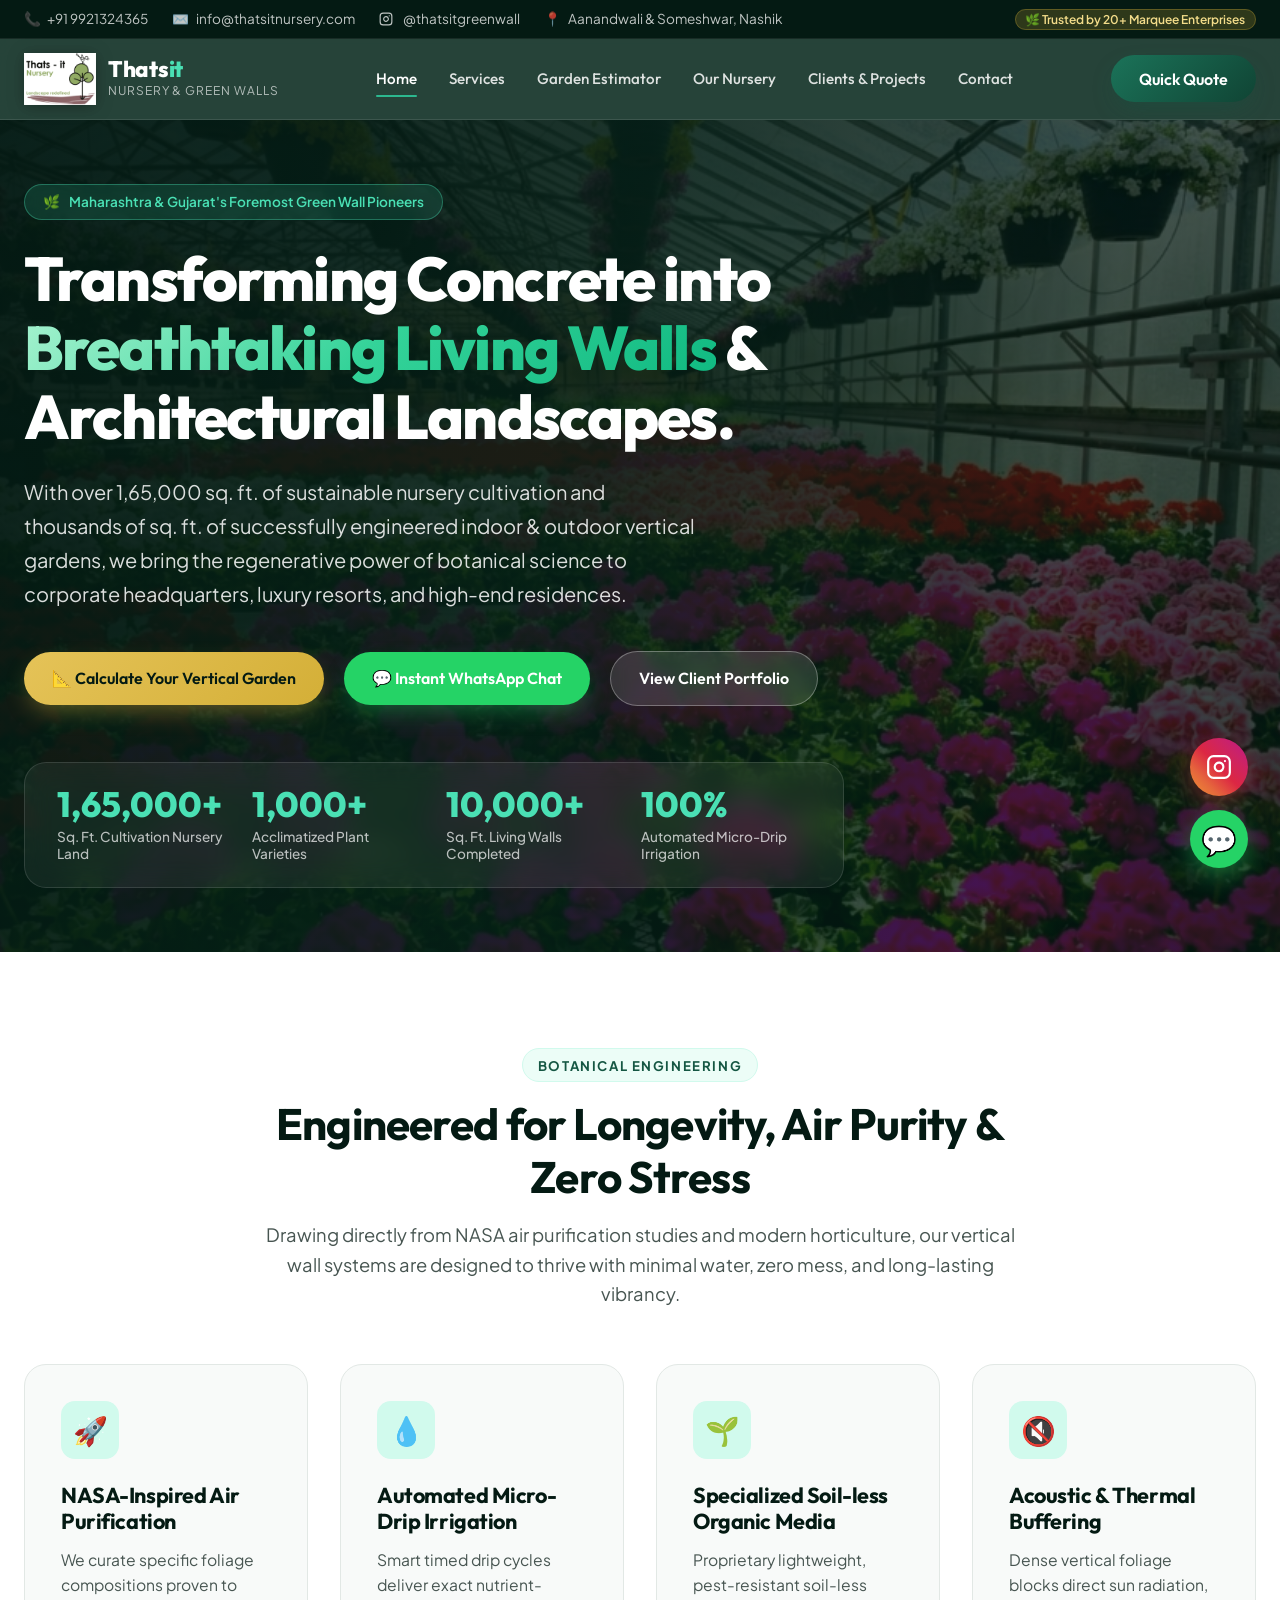
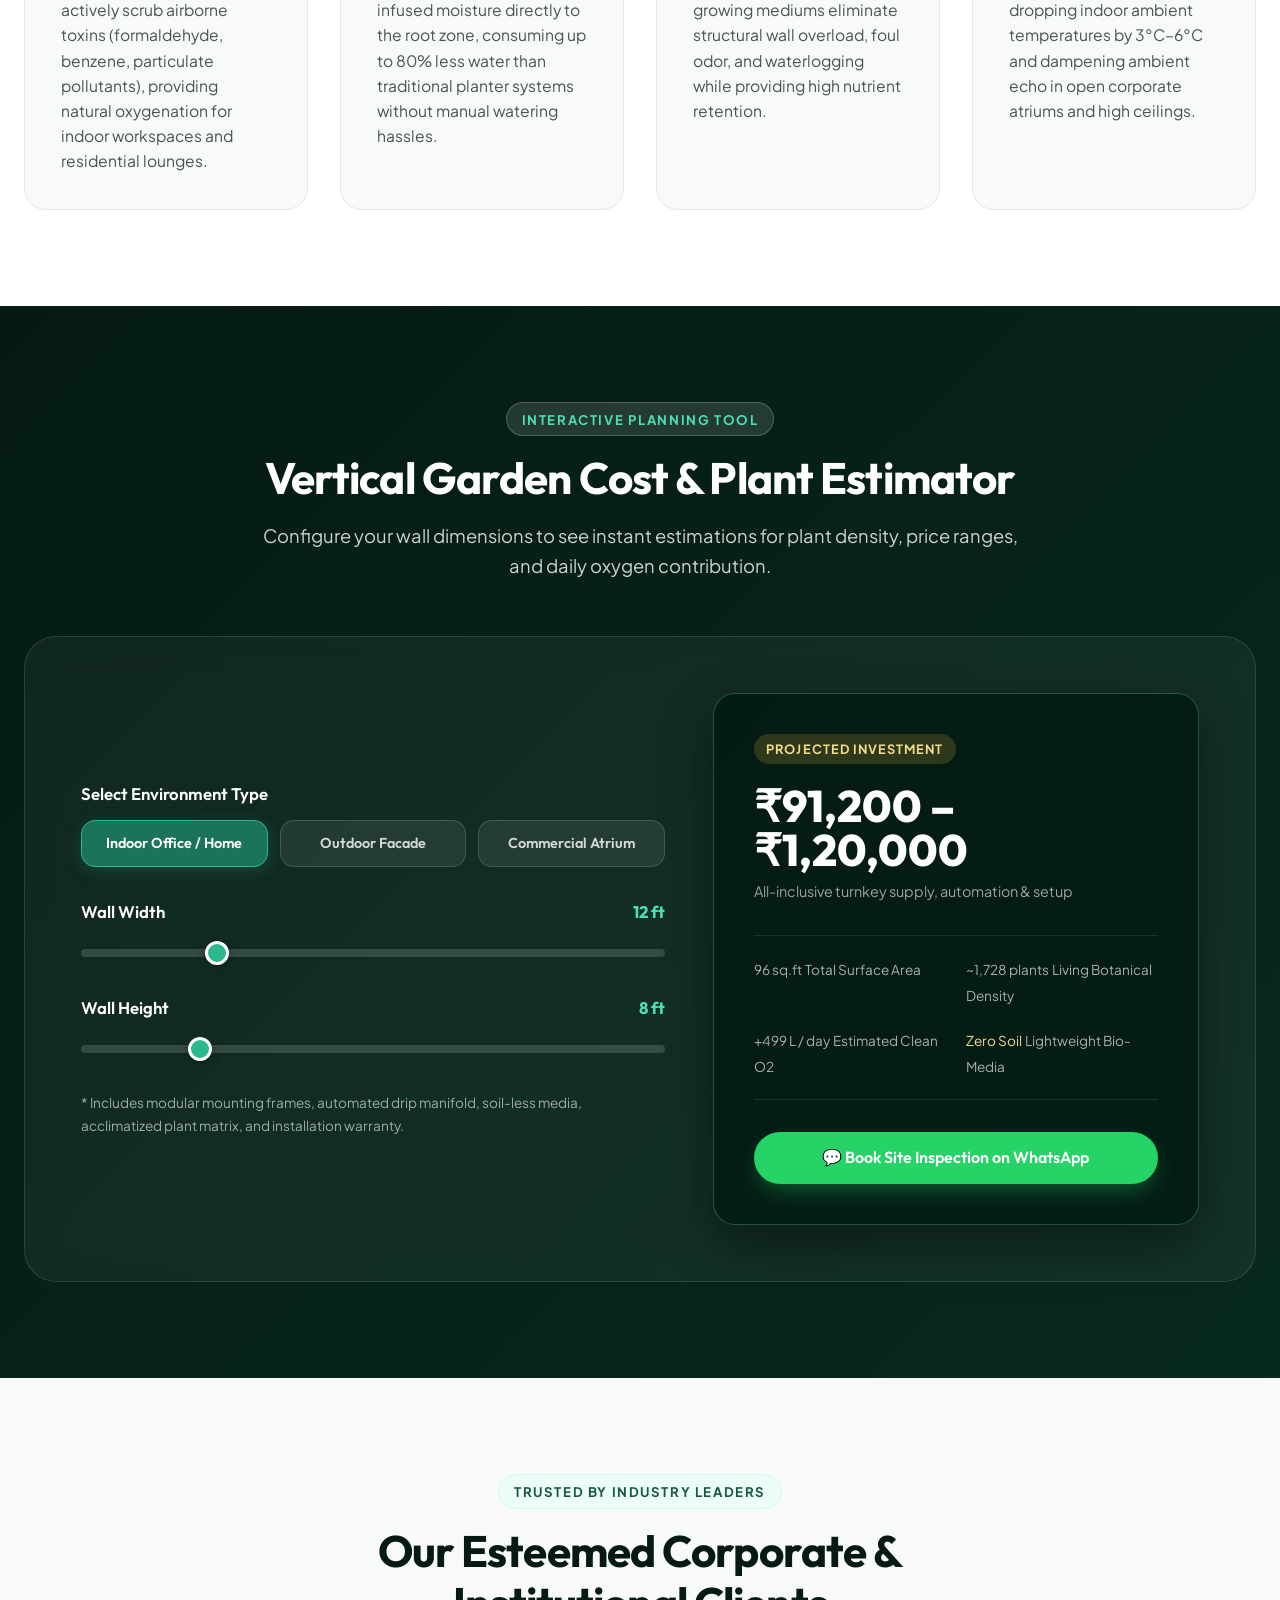
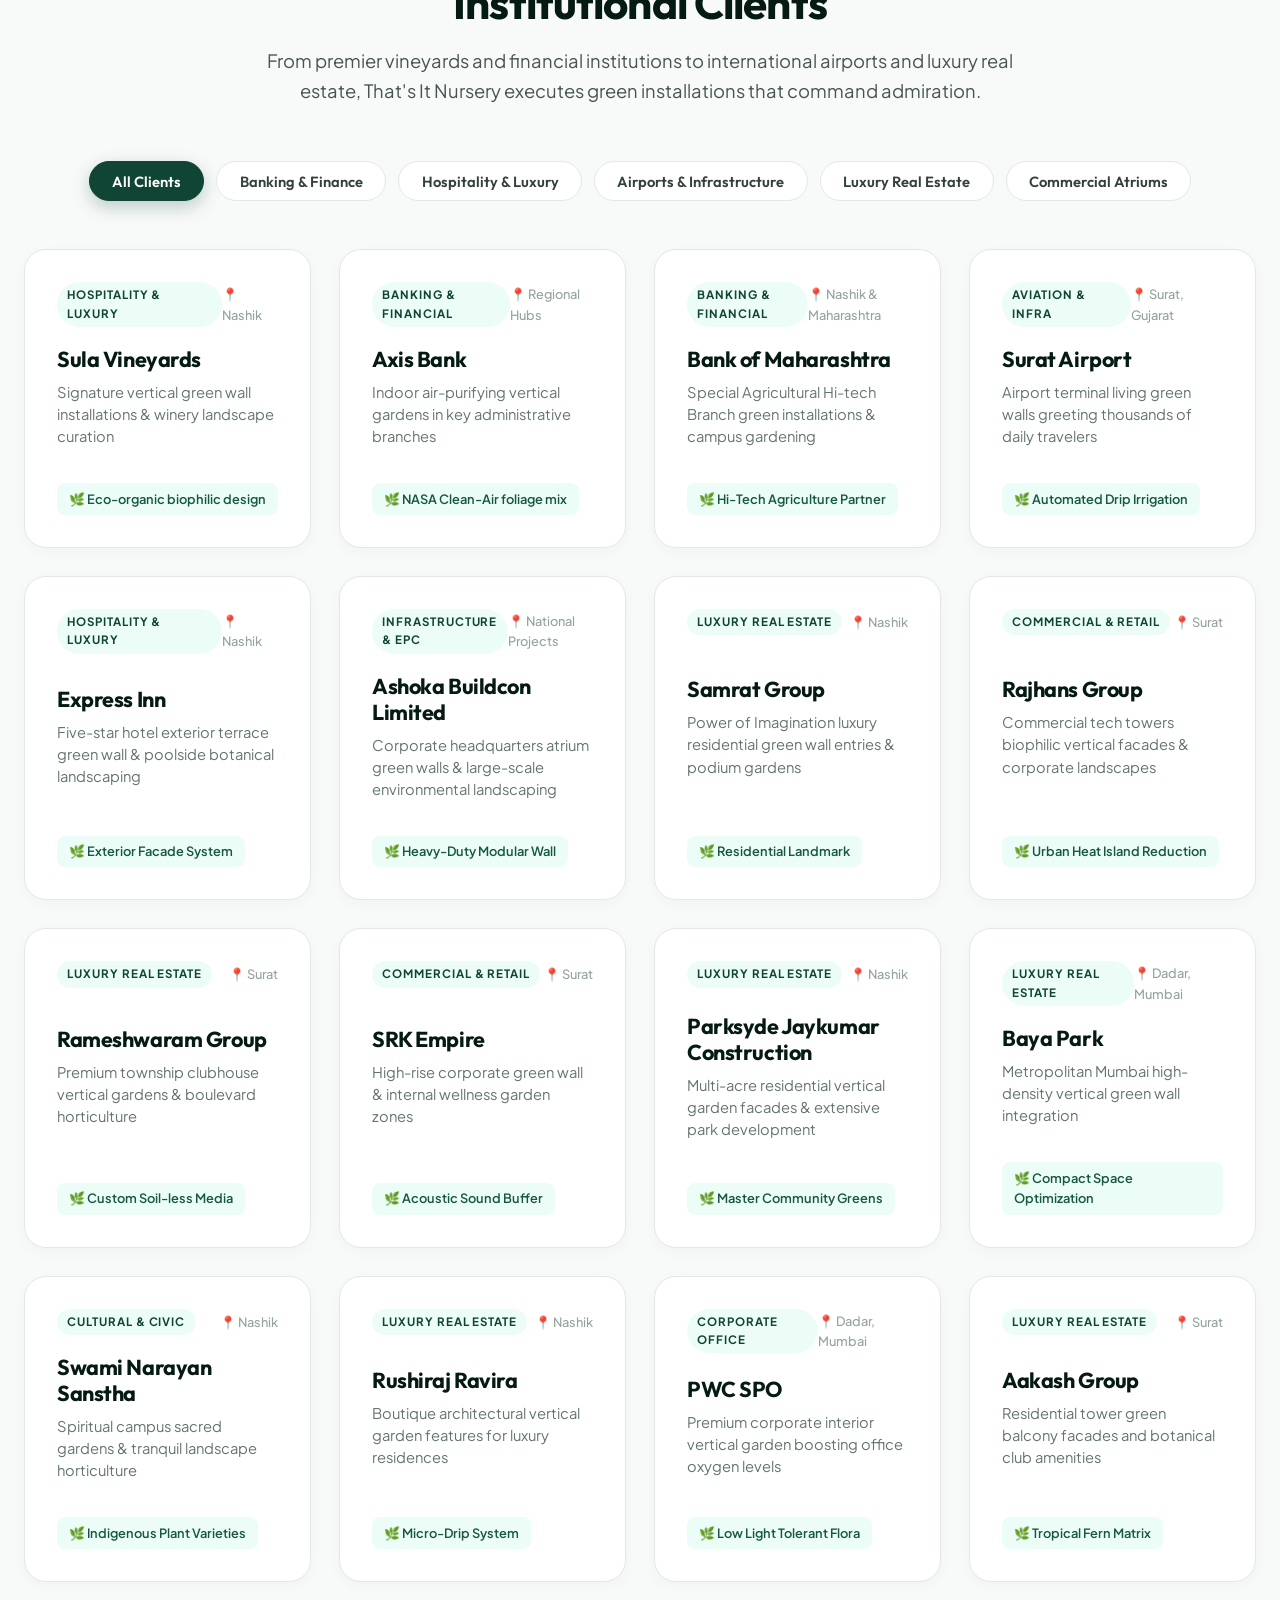
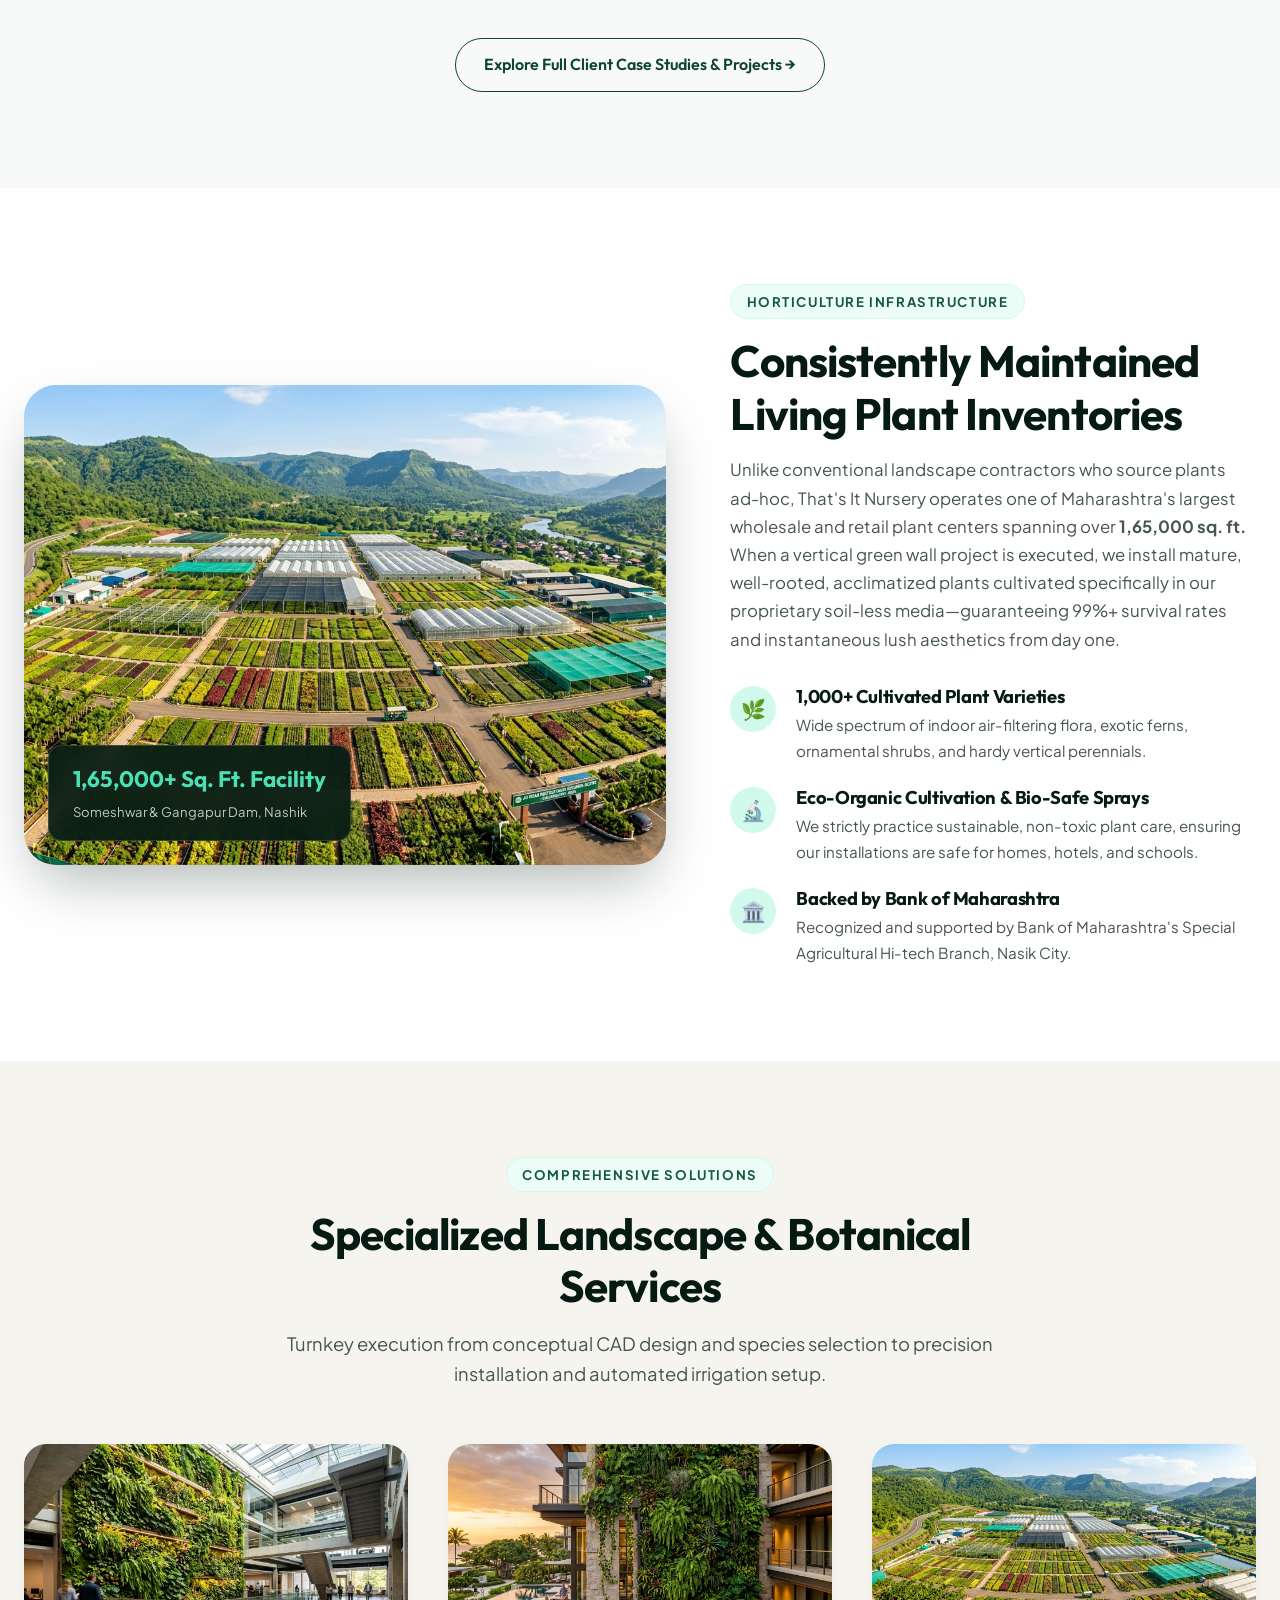
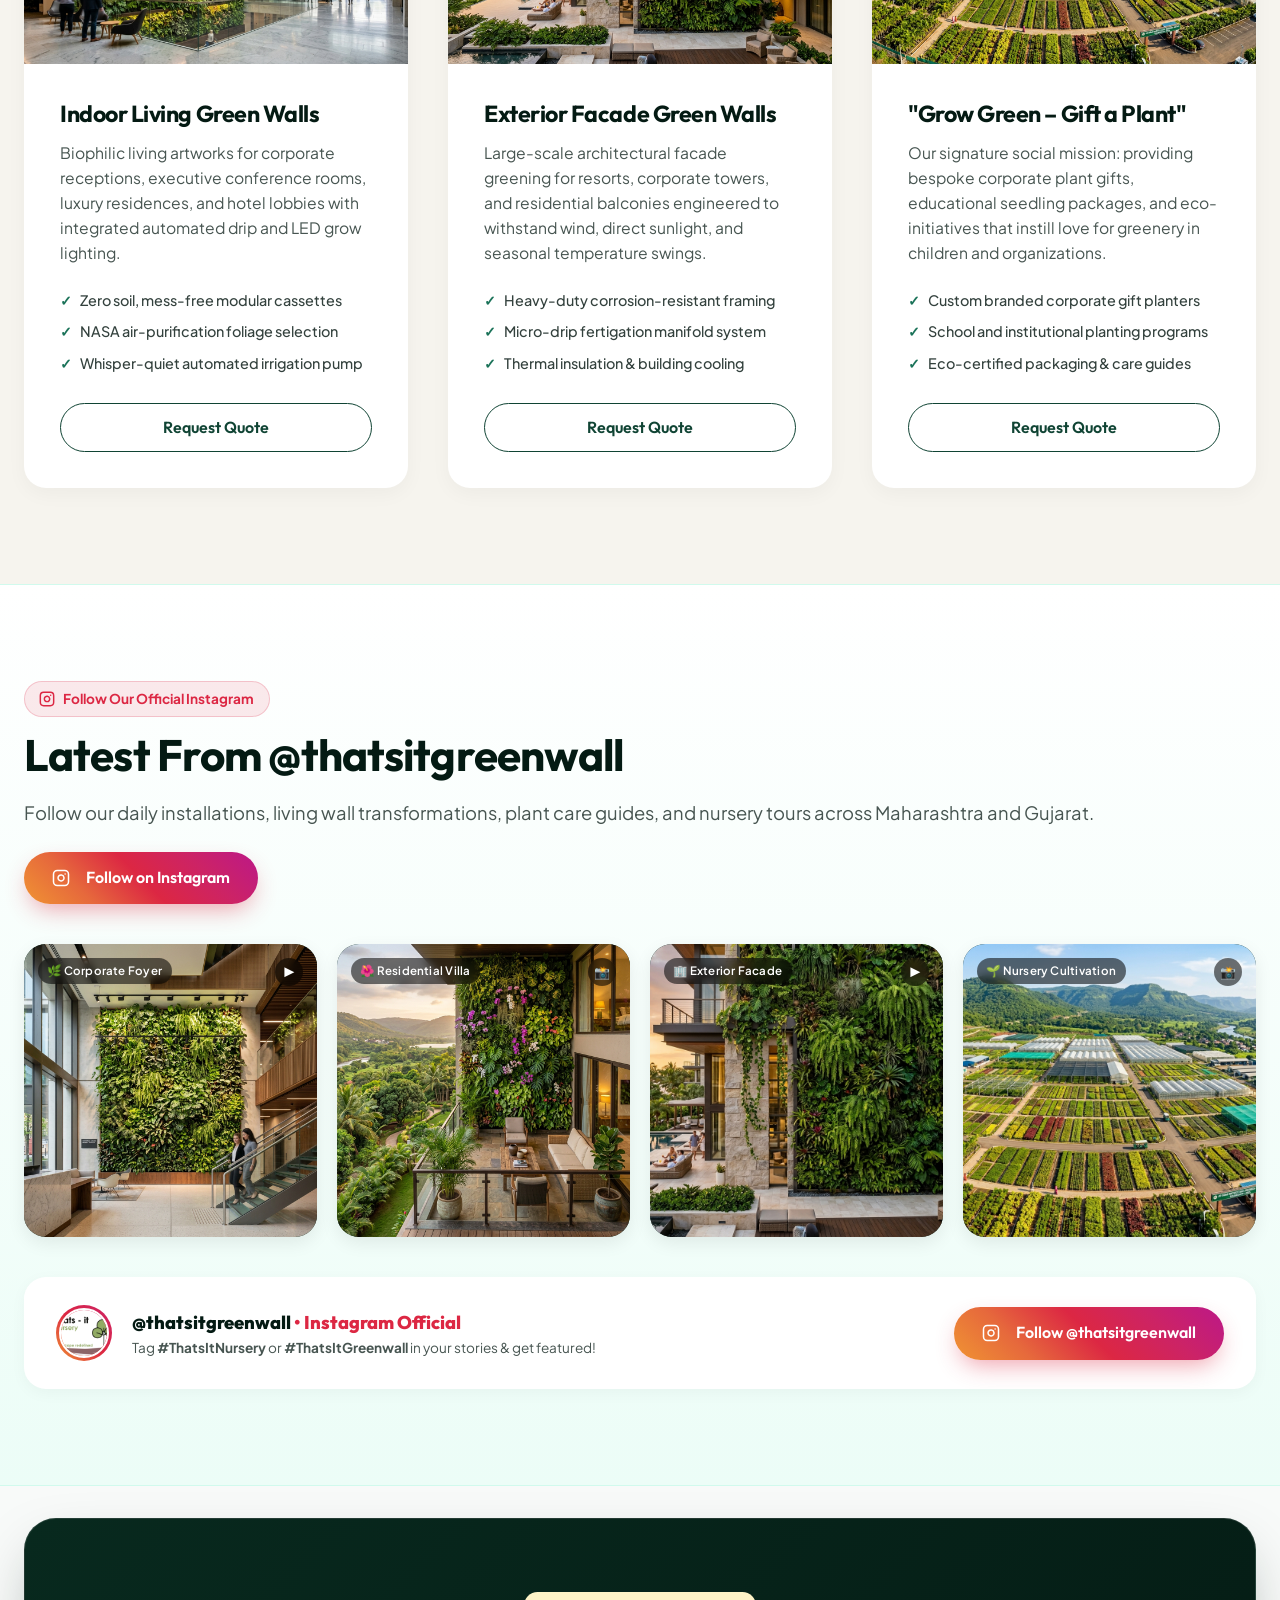
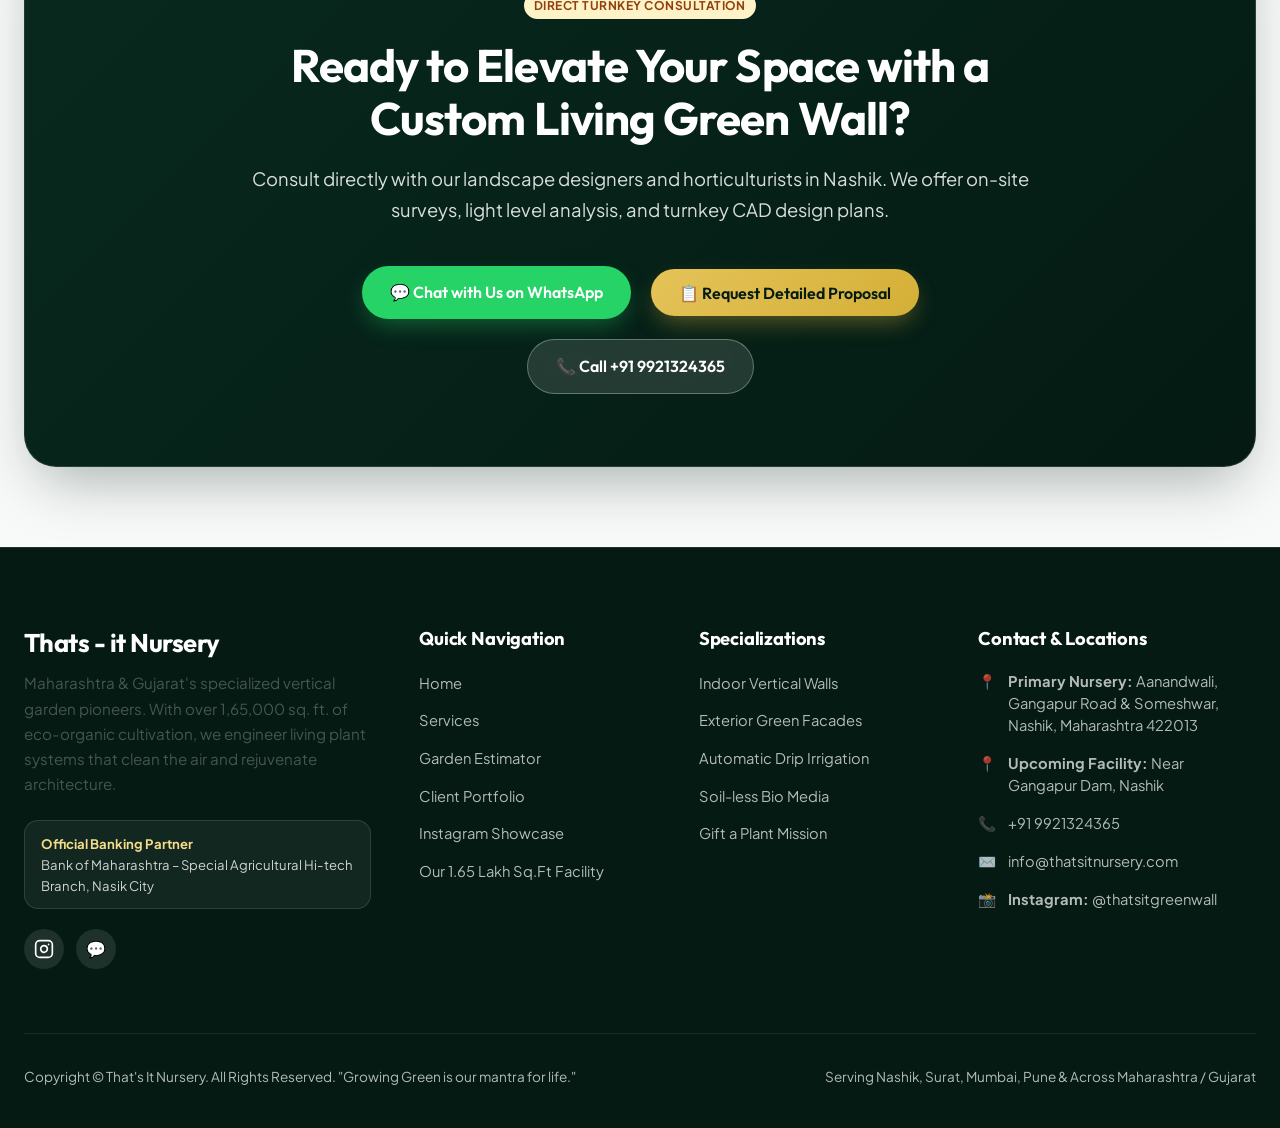
<file: index.html>
<!DOCTYPE html>
<html lang="en">
<head>
  <meta charset="UTF-8">
  <meta name="viewport" content="width=device-width, initial-scale=1.0">
  
  <!-- Primary SEO Meta Tags -->
  <title>That's It Nursery | Living Green Walls, Vertical Gardens & Landscape Architecture Nashik</title>
  <meta name="description" content="That's It Nursery is Maharashtra's premier 1,65,000+ sq. ft. botanical nursery and vertical garden specialist. Trusted by Sula Vineyards, Axis Bank, and Surat Airport for architectural green walls and sustainable landscaping.">
  <meta name="keywords" content="That's It Nursery, Vertical Garden Nashik, Green Wall Maharashtra, Landscape Architect Nashik, Living Wall Installation, Soil-less Media, Plant Nursery Someshwar">
  <meta name="robots" content="index, follow">
  <link rel="canonical" href="https://www.thatsitnursery.com/">

  <!-- Open Graph / Facebook / WhatsApp -->
  <meta property="og:type" content="website">
  <meta property="og:url" content="https://www.thatsitnursery.com/">
  <meta property="og:title" content="That's It Nursery | Living Green Walls & Landscape Architecture">
  <meta property="og:description" content="Pioneering automated vertical gardens and 1,65,000+ sq. ft. botanical horticulture across Maharashtra & Gujarat.">
  <meta property="og:image" content="assets/images/hero_greenhouse_flowers.jpg">

  <!-- Twitter -->
  <meta name="twitter:card" content="summary_large_image">
  <meta name="twitter:title" content="That's It Nursery | Living Green Walls & Landscape Architecture">
  <meta name="twitter:description" content="Pioneering automated vertical gardens and 1,65,000+ sq. ft. botanical horticulture across Maharashtra & Gujarat.">
  <meta name="twitter:image" content="assets/images/hero_greenhouse_flowers.jpg">

  <!-- Favicon -->
  <link rel="icon" type="image/png" href="assets/images/logo.png">

  <!-- Stylesheets -->
  <link rel="stylesheet" href="styles/main.css">
  <link rel="stylesheet" href="styles/components.css">
  <link rel="stylesheet" href="styles/animations.css">

  <!-- Schema.org JSON-LD Structured Data -->
  <script type="application/ld+json">
  {
    "@context": "https://schema.org",
    "@type": "HomeAndConstructionBusiness",
    "name": "That's It Nursery",
    "image": "https://www.thatsitnursery.com/assets/images/hero_greenhouse_flowers.jpg",
    "logo": "https://www.thatsitnursery.com/assets/images/logo.png",
    "@id": "https://www.thatsitnursery.com/#business",
    "url": "https://www.thatsitnursery.com",
    "telephone": "+919921324365",
    "email": "info@thatsitnursery.com",
    "address": {
      "@type": "PostalAddress",
      "streetAddress": "Aanandwali, Gangapur Road",
      "addressLocality": "Nashik",
      "addressRegion": "Maharashtra",
      "postalCode": "422013",
      "addressCountry": "IN"
    },
    "geo": {
      "@type": "GeoCoordinates",
      "latitude": 20.0112,
      "longitude": 73.7431
    },
    "openingHoursSpecification": [
      {
        "@type": "OpeningHoursSpecification",
        "dayOfWeek": ["Monday", "Tuesday", "Wednesday", "Thursday", "Friday", "Saturday", "Sunday"],
        "opens": "08:30",
        "closes": "19:00"
      }
    ],
    "priceRange": "₹₹",
    "serviceArea": {
      "@type": "AdministrativeArea",
      "name": "Maharashtra & Gujarat"
    }
  }
  </script>
</head>
<body>

  <!-- Top Contact Strip -->
  <div class="top-bar">
    <div class="container top-bar-inner">
      <div class="top-bar-links">
        <a href="tel:+919921324365" class="top-bar-item" id="top-phone-link">
          <span>📞</span> +91 9921324365
        </a>
        <a href="mailto:info@thatsitnursery.com" class="top-bar-item" id="top-email-link">
          <span>✉️</span> info@thatsitnursery.com
        </a>
        <a href="https://www.instagram.com/thatsitgreenwall" target="_blank" rel="noopener noreferrer" class="top-bar-item" id="top-instagram-link">
          <svg width="14" height="14" viewBox="0 0 24 24" fill="none" stroke="currentColor" stroke-width="2" stroke-linecap="round" stroke-linejoin="round" style="vertical-align: -2px; margin-right: 4px;"><rect width="20" height="20" x="2" y="2" rx="5" ry="5"/><path d="M16 11.37A4 4 0 1 1 12.63 8 4 4 0 0 1 16 11.37z"/><line x1="17.5" x2="17.51" y1="6.5" y2="6.5"/></svg>
          @thatsitgreenwall
        </a>
        <span class="top-bar-item">
          <span>📍</span> Aanandwali & Someshwar, Nashik
        </span>
      </div>
      <div>
        <span class="top-bar-badge">🌿 Trusted by 20+ Marquee Enterprises</span>
      </div>
    </div>
  </div>

  <!-- Main Navigation Bar -->
  <header class="site-header">
    <div class="container navbar">
      <a href="index.html" class="brand-logo" id="nav-brand-logo" aria-label="That's It Nursery Home">
        <img src="assets/images/logo.png" alt="That's It Nursery Brand Logo" width="185" height="134">
        <div class="brand-text">
          <span class="brand-name">Thats<span>it</span></span>
          <span class="brand-tagline">Nursery & Green Walls</span>
        </div>
      </a>

      <nav class="nav-menu" id="primary-navigation" aria-label="Main Navigation">
        <a href="index.html" class="nav-link active" id="nav-home">Home</a>
        <a href="#services" class="nav-link" id="nav-services">Services</a>
        <a href="#calculator" class="nav-link" id="nav-calculator">Garden Estimator</a>
        <a href="#facility" class="nav-link" id="nav-facility">Our Nursery</a>
        <a href="clients.html" class="nav-link" id="nav-clients">Clients & Projects</a>
        <a href="#contact" class="nav-link" id="nav-contact">Contact</a>
      </nav>

      <div class="nav-cta">
        <button class="btn btn-primary open-quote-modal-btn" id="nav-quote-btn">
          <span>Quick Quote</span>
        </button>
      </div>

      <button class="menu-toggle" id="mobile-menu-toggle" aria-label="Toggle navigation menu" aria-expanded="false">
        ☰
      </button>
    </div>
  </header>

  <main>
    <!-- Hero Section -->
    <section class="hero-section" id="hero">
      <img src="assets/images/hero_greenhouse_flowers.jpg" alt="That's It Nursery Green Wall Cultivation & Greenhouse" class="hero-backdrop" fetchpriority="high">
      <div class="hero-overlay"></div>
      
      <div class="container">
        <div class="hero-content">
          <div class="hero-tag">
            <span>🌿</span> Maharashtra & Gujarat's Foremost Green Wall Pioneers
          </div>
          
          <h1 class="hero-title">
            Transforming Concrete into <span class="highlight">Breathtaking Living Walls</span> & Architectural Landscapes.
          </h1>
          
          <p class="hero-desc">
            With over 1,65,000 sq. ft. of sustainable nursery cultivation and thousands of sq. ft. of successfully engineered indoor & outdoor vertical gardens, we bring the regenerative power of botanical science to corporate headquarters, luxury resorts, and high-end residences.
          </p>

          <div class="hero-actions">
            <a href="#calculator" class="btn btn-gold" id="hero-calc-cta">
              <span>📐 Calculate Your Vertical Garden</span>
            </a>
            <a href="https://wa.me/919921324365?text=Hello%20Thats%20It%20Nursery,%20I%20would%20like%20to%20consult%20on%20a%20vertical%20garden%20project." target="_blank" rel="noopener noreferrer" class="btn btn-whatsapp" id="hero-whatsapp-cta">
              <span>💬 Instant WhatsApp Chat</span>
            </a>
            <a href="clients.html" class="btn btn-outline-light" id="hero-clients-cta">
              <span>View Client Portfolio</span>
            </a>
          </div>

          <!-- Floating Stats Grid -->
          <div class="hero-stats-grid">
            <div class="hero-stat-item">
              <span class="hero-stat-number">1,65,000+</span>
              <span class="hero-stat-label">Sq. Ft. Cultivation Nursery Land</span>
            </div>
            <div class="hero-stat-item">
              <span class="hero-stat-number">1,000+</span>
              <span class="hero-stat-label">Acclimatized Plant Varieties</span>
            </div>
            <div class="hero-stat-item">
              <span class="hero-stat-number">10,000+</span>
              <span class="hero-stat-label">Sq. Ft. Living Walls Completed</span>
            </div>
            <div class="hero-stat-item">
              <span class="hero-stat-number">100%</span>
              <span class="hero-stat-label">Automated Micro-Drip Irrigation</span>
            </div>
          </div>
        </div>
      </div>
    </section>

    <!-- NASA Clean-Air & Architectural Advantages -->
    <section class="section-spacing pillars-section" id="advantages">
      <div class="container">
        <div class="section-header fade-up-element">
          <span class="section-tag">Botanical Engineering</span>
          <h2 class="section-title">Engineered for Longevity, Air Purity & Zero Stress</h2>
          <p class="section-subtitle">
            Drawing directly from NASA air purification studies and modern horticulture, our vertical wall systems are designed to thrive with minimal water, zero mess, and long-lasting vibrancy.
          </p>
        </div>

        <div class="pillars-grid">
          <div class="pillar-card fade-up-element">
            <div class="pillar-icon">🚀</div>
            <h3 class="pillar-title">NASA-Inspired Air Purification</h3>
            <p class="pillar-text">
              We curate specific foliage compositions proven to actively scrub airborne toxins (formaldehyde, benzene, particulate pollutants), providing natural oxygenation for indoor workspaces and residential lounges.
            </p>
          </div>

          <div class="pillar-card fade-up-element">
            <div class="pillar-icon">💧</div>
            <h3 class="pillar-title">Automated Micro-Drip Irrigation</h3>
            <p class="pillar-text">
              Smart timed drip cycles deliver exact nutrient-infused moisture directly to the root zone, consuming up to 80% less water than traditional planter systems without manual watering hassles.
            </p>
          </div>

          <div class="pillar-card fade-up-element">
            <div class="pillar-icon">🌱</div>
            <h3 class="pillar-title">Specialized Soil-less Organic Media</h3>
            <p class="pillar-text">
              Proprietary lightweight, pest-resistant soil-less growing mediums eliminate structural wall overload, foul odor, and waterlogging while providing high nutrient retention.
            </p>
          </div>

          <div class="pillar-card fade-up-element">
            <div class="pillar-icon">🔇</div>
            <h3 class="pillar-title">Acoustic & Thermal Buffering</h3>
            <p class="pillar-text">
              Dense vertical foliage blocks direct sun radiation, dropping indoor ambient temperatures by 3°C–6°C and dampening ambient echo in open corporate atriums and high ceilings.
            </p>
          </div>
        </div>
      </div>
    </section>

    <!-- Interactive Vertical Garden Estimator -->
    <section class="section-spacing calculator-section" id="calculator">
      <div class="container">
        <div class="section-header fade-up-element" style="color: var(--white);">
          <span class="section-tag" style="background: rgba(255,255,255,0.12); color: var(--emerald-300); border-color: rgba(255,255,255,0.2);">Interactive Planning Tool</span>
          <h2 class="section-title" style="color: var(--white);">Vertical Garden Cost & Plant Estimator</h2>
          <p class="section-subtitle" style="color: rgba(255,255,255,0.8);">
            Configure your wall dimensions to see instant estimations for plant density, price ranges, and daily oxygen contribution.
          </p>
        </div>

        <div class="calc-container fade-up-element">
          <!-- Controls -->
          <div class="calc-controls">
            <div class="calc-form-group">
              <label class="calc-label">
                <span>Select Environment Type</span>
              </label>
              <div class="calc-type-selector">
                <button type="button" class="calc-type-btn active" data-type="Indoor Living / Office" data-min-rate="950" data-max-rate="1250" data-density="18">Indoor Office / Home</button>
                <button type="button" class="calc-type-btn" data-type="Outdoor Facade / Terrace" data-min-rate="1100" data-max-rate="1450" data-density="20">Outdoor Facade</button>
                <button type="button" class="calc-type-btn" data-type="Commercial Atrium" data-min-rate="1050" data-max-rate="1350" data-density="19">Commercial Atrium</button>
              </div>
            </div>

            <div class="calc-form-group">
              <div class="calc-label">
                <span>Wall Width</span>
                <span class="calc-label-val" id="calc-width-val">12 ft</span>
              </div>
              <input type="range" min="4" max="40" value="12" step="1" class="calc-slider" id="calc-width">
            </div>

            <div class="calc-form-group">
              <div class="calc-label">
                <span>Wall Height</span>
                <span class="calc-label-val" id="calc-height-val">8 ft</span>
              </div>
              <input type="range" min="4" max="25" value="8" step="1" class="calc-slider" id="calc-height">
            </div>

            <p style="font-size: 0.85rem; color: rgba(255,255,255,0.6); margin-top: 1rem;">
              * Includes modular mounting frames, automated drip manifold, soil-less media, acclimatized plant matrix, and installation warranty.
            </p>
          </div>

          <!-- Dynamic Output Card -->
          <div class="calc-result-card">
            <span class="calc-result-badge">Projected Investment</span>
            <div class="calc-result-price" id="calc-price-range">₹91,200 – ₹1,20,000</div>
            <div class="calc-result-sub">All-inclusive turnkey supply, automation & setup</div>

            <div class="calc-metrics-row">
              <div class="calc-metric-item">
                <span id="calc-area-val">96 sq.ft</span>
                <span>Total Surface Area</span>
              </div>
              <div class="calc-metric-item">
                <span id="calc-plants-val">~1,728 plants</span>
                <span>Living Botanical Density</span>
              </div>
              <div class="calc-metric-item">
                <span id="calc-oxygen-val">+499 L / day</span>
                <span>Estimated Clean O2</span>
              </div>
              <div class="calc-metric-item">
                <span style="color: var(--gold-300);">Zero Soil</span>
                <span>Lightweight Bio-Media</span>
              </div>
            </div>

            <a href="#" class="btn btn-whatsapp" id="calc-whatsapp-cta" target="_blank" rel="noopener noreferrer" style="width: 100%;">
              <span>💬 Book Site Inspection on WhatsApp</span>
            </a>
          </div>
        </div>
      </div>
    </section>

    <!-- Marquee Clients Showcase -->
    <section class="section-spacing clients-section" id="clients">
      <div class="container">
        <div class="section-header fade-up-element">
          <span class="section-tag">Trusted By Industry Leaders</span>
          <h2 class="section-title">Our Esteemed Corporate & Institutional Clients</h2>
          <p class="section-subtitle">
            From premier vineyards and financial institutions to international airports and luxury real estate, That's It Nursery executes green installations that command admiration.
          </p>
        </div>

        <!-- Filter Bar -->
        <div class="client-filter-bar fade-up-element">
          <button class="filter-btn active" data-filter="all">All Clients</button>
          <button class="filter-btn" data-filter="banking">Banking & Finance</button>
          <button class="filter-btn" data-filter="hospitality">Hospitality & Luxury</button>
          <button class="filter-btn" data-filter="infrastructure">Airports & Infrastructure</button>
          <button class="filter-btn" data-filter="real-estate">Luxury Real Estate</button>
          <button class="filter-btn" data-filter="commercial">Commercial Atriums</button>
        </div>

        <!-- Dynamic Grid -->
        <div class="clients-grid" id="clients-grid-container">
          <!-- Populated by js/clients.js -->
        </div>

        <div style="text-align: center; margin-top: 3.5rem;" class="fade-up-element">
          <a href="clients.html" class="btn btn-outline-dark">
            <span>Explore Full Client Case Studies & Projects →</span>
          </a>
        </div>
      </div>
    </section>

    <!-- Sprawling Nursery Infrastructure Section -->
    <section class="section-spacing facility-section" id="facility">
      <div class="container">
        <div class="facility-layout">
          <div class="facility-image-wrap fade-up-element">
            <img src="assets/images/nursery_panoramic.jpg" alt="Aerial view of That's It Nursery 1,65,000 sq ft facility in Nashik near Gangapur dam" loading="lazy">
            <div class="facility-badge-float">
              <strong>1,65,000+ Sq. Ft. Facility</strong>
              <span>Someshwar & Gangapur Dam, Nashik</span>
            </div>
          </div>

          <div class="facility-content fade-up-element">
            <span class="section-tag">Horticulture Infrastructure</span>
            <h2 class="section-title">Consistently Maintained Living Plant Inventories</h2>
            <p>
              Unlike conventional landscape contractors who source plants ad-hoc, That's It Nursery operates one of Maharashtra's largest wholesale and retail plant centers spanning over <strong>1,65,000 sq. ft.</strong>
            </p>
            <p>
              When a vertical green wall project is executed, we install mature, well-rooted, acclimatized plants cultivated specifically in our proprietary soil-less media—guaranteeing 99%+ survival rates and instantaneous lush aesthetics from day one.
            </p>

            <div class="facility-feature-list">
              <div class="facility-feature-item">
                <div class="facility-icon-circle">🌿</div>
                <div>
                  <h3 class="facility-feature-title">1,000+ Cultivated Plant Varieties</h3>
                  <p class="facility-feature-text">Wide spectrum of indoor air-filtering flora, exotic ferns, ornamental shrubs, and hardy vertical perennials.</p>
                </div>
              </div>

              <div class="facility-feature-item">
                <div class="facility-icon-circle">🔬</div>
                <div>
                  <h3 class="facility-feature-title">Eco-Organic Cultivation & Bio-Safe Sprays</h3>
                  <p class="facility-feature-text">We strictly practice sustainable, non-toxic plant care, ensuring our installations are safe for homes, hotels, and schools.</p>
                </div>
              </div>

              <div class="facility-feature-item">
                <div class="facility-icon-circle">🏛️</div>
                <div>
                  <h3 class="facility-feature-title">Backed by Bank of Maharashtra</h3>
                  <p class="facility-feature-text">Recognized and supported by Bank of Maharashtra's Special Agricultural Hi-tech Branch, Nasik City.</p>
                </div>
              </div>
            </div>
          </div>
        </div>
      </div>
    </section>

    <!-- Services Grid -->
    <section class="section-spacing services-section" id="services">
      <div class="container">
        <div class="section-header fade-up-element">
          <span class="section-tag">Comprehensive Solutions</span>
          <h2 class="section-title">Specialized Landscape & Botanical Services</h2>
          <p class="section-subtitle">
            Turnkey execution from conceptual CAD design and species selection to precision installation and automated irrigation setup.
          </p>
        </div>

        <div class="services-grid">
          <!-- Service 1 -->
          <div class="service-card fade-up-element">
            <div class="service-card-media">
              <img src="assets/images/hero_vertical_garden.jpg" alt="Indoor Vertical Gardens" loading="lazy">
            </div>
            <div class="service-card-body">
              <div>
                <h3 class="service-title">Indoor Living Green Walls</h3>
                <p class="service-desc">
                  Biophilic living artworks for corporate receptions, executive conference rooms, luxury residences, and hotel lobbies with integrated automated drip and LED grow lighting.
                </p>
                <ul class="service-features-list">
                  <li>Zero soil, mess-free modular cassettes</li>
                  <li>NASA air-purification foliage selection</li>
                  <li>Whisper-quiet automated irrigation pump</li>
                </ul>
              </div>
              <button class="btn btn-outline-dark open-quote-modal-btn" style="width: 100%;">
                Request Quote
              </button>
            </div>
          </div>

          <!-- Service 2 -->
          <div class="service-card fade-up-element">
            <div class="service-card-media">
              <img src="assets/images/exterior_green_wall.jpg" alt="Outdoor Architectural Facades" loading="lazy">
            </div>
            <div class="service-card-body">
              <div>
                <h3 class="service-title">Exterior Facade Green Walls</h3>
                <p class="service-desc">
                  Large-scale architectural facade greening for resorts, corporate towers, and residential balconies engineered to withstand wind, direct sunlight, and seasonal temperature swings.
                </p>
                <ul class="service-features-list">
                  <li>Heavy-duty corrosion-resistant framing</li>
                  <li>Micro-drip fertigation manifold system</li>
                  <li>Thermal insulation & building cooling</li>
                </ul>
              </div>
              <button class="btn btn-outline-dark open-quote-modal-btn" style="width: 100%;">
                Request Quote
              </button>
            </div>
          </div>

          <!-- Service 3 -->
          <div class="service-card fade-up-element">
            <div class="service-card-media">
              <img src="assets/images/nursery_panoramic.jpg" alt="Grow Green Gift Green Gift a Plant" loading="lazy">
            </div>
            <div class="service-card-body">
              <div>
                <h3 class="service-title">"Grow Green – Gift a Plant"</h3>
                <p class="service-desc">
                  Our signature social mission: providing bespoke corporate plant gifts, educational seedling packages, and eco-initiatives that instill love for greenery in children and organizations.
                </p>
                <ul class="service-features-list">
                  <li>Custom branded corporate gift planters</li>
                  <li>School and institutional planting programs</li>
                  <li>Eco-certified packaging & care guides</li>
                </ul>
              </div>
              <button class="btn btn-outline-dark open-quote-modal-btn" style="width: 100%;">
                Request Quote
              </button>
            </div>
          </div>
        </div>
      </div>
    </section>

    <!-- Live Instagram Highlights & Installation Showcase -->
    <section class="section-spacing instagram-section" id="instagram">
      <div class="container">
        <div class="insta-header fade-up-element">
          <div>
            <div class="insta-brand-pill">
              <svg width="16" height="16" viewBox="0 0 24 24" fill="none" stroke="currentColor" stroke-width="2.2" stroke-linecap="round" stroke-linejoin="round"><rect width="20" height="20" x="2" y="2" rx="5" ry="5"/><path d="M16 11.37A4 4 0 1 1 12.63 8 4 4 0 0 1 16 11.37z"/><line x1="17.5" x2="17.51" y1="6.5" y2="6.5"/></svg>
              Follow Our Official Instagram
            </div>
            <h2 class="section-title">Latest From <span class="text-gradient">@thatsitgreenwall</span></h2>
            <p class="section-subtitle">
              Follow our daily installations, living wall transformations, plant care guides, and nursery tours across Maharashtra and Gujarat.
            </p>
          </div>
          <a href="https://www.instagram.com/thatsitgreenwall" target="_blank" rel="noopener noreferrer" class="btn btn-instagram" id="insta-header-cta">
            <svg width="18" height="18" viewBox="0 0 24 24" fill="none" stroke="currentColor" stroke-width="2" stroke-linecap="round" stroke-linejoin="round" style="margin-right: 6px;"><rect width="20" height="20" x="2" y="2" rx="5" ry="5"/><path d="M16 11.37A4 4 0 1 1 12.63 8 4 4 0 0 1 16 11.37z"/><line x1="17.5" x2="17.51" y1="6.5" y2="6.5"/></svg>
            <span>Follow on Instagram</span>
          </a>
        </div>

        <div class="insta-grid">
          <!-- Card 1 -->
          <a href="https://www.instagram.com/thatsitgreenwall" target="_blank" rel="noopener noreferrer" class="insta-card fade-up-element">
            <img src="assets/images/insta_indoor_wall.jpg" alt="Luxury Corporate Indoor Living Green Wall" loading="lazy">
            <span class="insta-card-badge">🌿 Corporate Foyer</span>
            <div class="insta-type-icon">▶</div>
            <div class="insta-overlay">
              <p class="insta-overlay-text">
                Turned this multi-story glass atrium into an organic breathing masterpiece with 1,200+ tropical shade-loving perennials.
              </p>
              <div class="insta-overlay-meta">
                <span>❤️ 842 likes</span>
                <span>View Reel →</span>
              </div>
            </div>
          </a>

          <!-- Card 2 -->
          <a href="https://www.instagram.com/thatsitgreenwall" target="_blank" rel="noopener noreferrer" class="insta-card fade-up-element" style="animation-delay: 0.1s;">
            <img src="assets/images/insta_balcony_garden.jpg" alt="Villa Terrace Balcony Vertical Living Wall" loading="lazy">
            <span class="insta-card-badge">🌺 Residential Villa</span>
            <div class="insta-type-icon">📸</div>
            <div class="insta-overlay">
              <p class="insta-overlay-text">
                Terrace living wall overlooking scenic valleys in Nashik, complete with self-draining automated drip emitters.
              </p>
              <div class="insta-overlay-meta">
                <span>❤️ 1,290 likes</span>
                <span>View Post →</span>
              </div>
            </div>
          </a>

          <!-- Card 3 -->
          <a href="https://www.instagram.com/thatsitgreenwall" target="_blank" rel="noopener noreferrer" class="insta-card fade-up-element" style="animation-delay: 0.2s;">
            <img src="assets/images/exterior_green_wall.jpg" alt="Exterior Architectural Facade Green Wall" loading="lazy">
            <span class="insta-card-badge">🏢 Exterior Facade</span>
            <div class="insta-type-icon">▶</div>
            <div class="insta-overlay">
              <p class="insta-overlay-text">
                Full-scale exterior bio-façade engineered with wind-resistant frames and UV-stabilized geo-felt modular pockets.
              </p>
              <div class="insta-overlay-meta">
                <span>❤️ 954 likes</span>
                <span>View Reel →</span>
              </div>
            </div>
          </a>

          <!-- Card 4 -->
          <a href="https://www.instagram.com/thatsitgreenwall" target="_blank" rel="noopener noreferrer" class="insta-card fade-up-element" style="animation-delay: 0.3s;">
            <img src="assets/images/nursery_panoramic.jpg" alt="1.65 Lakh Sq Ft Botanical Nursery Facility" loading="lazy">
            <span class="insta-card-badge">🌱 Nursery Cultivation</span>
            <div class="insta-type-icon">📸</div>
            <div class="insta-overlay">
              <p class="insta-overlay-text">
                Over 1,65,000 sq.ft of pure green canopy at Someshwar, nurturing 150+ varieties of acclimatized vertical wall species.
              </p>
              <div class="insta-overlay-meta">
                <span>❤️ 1,518 likes</span>
                <span>View Post →</span>
              </div>
            </div>
          </a>
        </div>

        <!-- Insta CTA banner -->
        <div class="insta-cta-box fade-up-element">
          <div class="insta-cta-info">
            <div class="insta-cta-avatar">
              <img src="assets/images/logo.png" alt="Thats It Nursery Avatar">
            </div>
            <div>
              <div class="insta-cta-handle">@thatsitgreenwall <span>• Instagram Official</span></div>
              <div class="insta-cta-desc">Tag <strong>#ThatsItNursery</strong> or <strong>#ThatsItGreenwall</strong> in your stories & get featured!</div>
            </div>
          </div>
          <a href="https://www.instagram.com/thatsitgreenwall" target="_blank" rel="noopener noreferrer" class="btn btn-instagram" id="insta-box-cta">
            <svg width="18" height="18" viewBox="0 0 24 24" fill="none" stroke="currentColor" stroke-width="2" stroke-linecap="round" stroke-linejoin="round" style="margin-right: 6px;"><rect width="20" height="20" x="2" y="2" rx="5" ry="5"/><path d="M16 11.37A4 4 0 1 1 12.63 8 4 4 0 0 1 16 11.37z"/><line x1="17.5" x2="17.51" y1="6.5" y2="6.5"/></svg>
            <span>Follow @thatsitgreenwall</span>
          </a>
        </div>
      </div>
    </section>

    <!-- Direct Conversion CTA Banner -->
    <section class="container" style="margin-top: 2rem; margin-bottom: 5rem;">
      <div class="cta-banner fade-up-element">
        <div class="cta-banner-content">
          <span class="badge badge-gold" style="margin-bottom: 1.25rem;">Direct Turnkey Consultation</span>
          <h2 class="cta-banner-title">Ready to Elevate Your Space with a Custom Living Green Wall?</h2>
          <p class="cta-banner-text">
            Consult directly with our landscape designers and horticulturists in Nashik. We offer on-site surveys, light level analysis, and turnkey CAD design plans.
          </p>
          <div class="cta-banner-actions">
            <a href="https://wa.me/919921324365?text=Hello%20Thats%20It%20Nursery,%20I%20would%20like%20to%20schedule%20an%20on-site%20consultation%20for%20my%20property." target="_blank" rel="noopener noreferrer" class="btn btn-whatsapp">
              <span>💬 Chat with Us on WhatsApp</span>
            </a>
            <button class="btn btn-gold open-quote-modal-btn">
              <span>📋 Request Detailed Proposal</span>
            </button>
            <a href="tel:+919921324365" class="btn btn-outline-light">
              <span>📞 Call +91 9921324365</span>
            </a>
          </div>
        </div>
      </div>
    </section>

    <!-- Quick Quote Modal Dialog -->
    <div class="modal-overlay" id="quote-modal" role="dialog" aria-modal="true" aria-labelledby="modal-title">
      <div class="modal-card">
        <button class="modal-close-btn close-quote-modal-btn" aria-label="Close dialog">✕</button>
        <h3 class="modal-title" id="modal-title">Request a Custom Proposal</h3>
        <p class="modal-subtitle">Share your dimensions or project requirements to connect directly with our horticulture team.</p>

        <form id="quick-quote-form">
          <div class="form-group">
            <label for="quote-name" class="form-label">Full Name *</label>
            <input type="text" id="quote-name" class="form-input" placeholder="e.g. Rahul Sharma" required>
          </div>

          <div class="form-group">
            <label for="quote-phone" class="form-label">Phone / WhatsApp Number *</label>
            <input type="tel" id="quote-phone" class="form-input" placeholder="e.g. +91 9876543210" required>
          </div>

          <div class="form-group">
            <label for="quote-service" class="form-label">Service Required *</label>
            <select id="quote-service" class="form-select" required>
              <option value="Indoor Vertical Green Wall">Indoor Living Green Wall</option>
              <option value="Outdoor Facade Green Wall">Outdoor Facade Green Wall</option>
              <option value="Landscape Architecture & Garden Design">Landscape Master Planning</option>
              <option value="Corporate Plant Gifting">"Gift a Plant" Corporate Program</option>
              <option value="Wholesale Plant Supply">Wholesale Nursery Supply</option>
            </select>
          </div>

          <div class="form-group">
            <label for="quote-dimensions" class="form-label">Approximate Dimensions (Width × Height or Sq.Ft.)</label>
            <input type="text" id="quote-dimensions" class="form-input" placeholder="e.g. 15 ft width x 10 ft height (~150 sq.ft)">
          </div>

          <div class="form-group">
            <label for="quote-notes" class="form-label">Project Details / City Location</label>
            <textarea id="quote-notes" class="form-textarea" rows="3" placeholder="Describe the site (Nashik, Surat, Mumbai, etc.)"></textarea>
          </div>

          <button type="submit" class="btn btn-whatsapp" style="width: 100%; margin-top: 1rem;">
            <span>💬 Send Inquiry via WhatsApp</span>
          </button>
        </form>
      </div>
    </div>
  </main>

  <!-- Floating Action Dock (Instagram & WhatsApp) -->
  <div class="floating-actions-dock" aria-label="Social and Chat Contacts">
    <a href="https://www.instagram.com/thatsitgreenwall" target="_blank" rel="noopener noreferrer" class="floating-action-btn floating-instagram" aria-label="Follow on Instagram">
      <svg viewBox="0 0 24 24" fill="none" stroke="currentColor" stroke-width="2" stroke-linecap="round" stroke-linejoin="round"><rect width="20" height="20" x="2" y="2" rx="5" ry="5"/><path d="M16 11.37A4 4 0 1 1 12.63 8 4 4 0 0 1 16 11.37z"/><line x1="17.5" x2="17.51" y1="6.5" y2="6.5"/></svg>
      <span class="btn-tooltip">Follow @thatsitgreenwall</span>
    </a>
    <a href="https://wa.me/919921324365?text=Hello%20Thats%20It%20Nursery,%20I%20am%20interested%20in%20your%20vertical%20gardens%20and%20nursery%20services." target="_blank" rel="noopener noreferrer" class="floating-action-btn floating-whatsapp pulse-animation" aria-label="Chat on WhatsApp">
      💬
      <span class="btn-tooltip">Chat on WhatsApp</span>
    </a>
  </div>

  <!-- Site Footer -->
  <footer class="site-footer" id="contact">
    <div class="container">
      <div class="footer-grid">
        <!-- Brand Summary -->
        <div>
          <h3 class="footer-brand-title">Thats - it Nursery</h3>
          <p class="footer-text">
            Maharashtra & Gujarat's specialized vertical garden pioneers. With over 1,65,000 sq. ft. of eco-organic cultivation, we engineer living plant systems that clean the air and rejuvenate architecture.
          </p>
          <div class="footer-banker-badge">
            <strong>Official Banking Partner</strong>
            Bank of Maharashtra – Special Agricultural Hi-tech Branch, Nasik City
          </div>
          <div class="footer-social-bar">
            <a href="https://www.instagram.com/thatsitgreenwall" target="_blank" rel="noopener noreferrer" class="footer-social-link insta" aria-label="Follow That's It Nursery on Instagram">
              <svg width="20" height="20" viewBox="0 0 24 24" fill="none" stroke="currentColor" stroke-width="2" stroke-linecap="round" stroke-linejoin="round"><rect width="20" height="20" x="2" y="2" rx="5" ry="5"/><path d="M16 11.37A4 4 0 1 1 12.63 8 4 4 0 0 1 16 11.37z"/><line x1="17.5" x2="17.51" y1="6.5" y2="6.5"/></svg>
            </a>
            <a href="https://wa.me/919921324365?text=Hello%20Thats%20It%20Nursery,%20I%20am%20interested%20in%20your%20vertical%20gardens." target="_blank" rel="noopener noreferrer" class="footer-social-link whatsapp" aria-label="Chat on WhatsApp">
              💬
            </a>
          </div>
        </div>

        <!-- Quick Links -->
        <div>
          <h4 class="footer-heading">Quick Navigation</h4>
          <ul class="footer-links-list">
            <li><a href="index.html">Home</a></li>
            <li><a href="#services">Services</a></li>
            <li><a href="#calculator">Garden Estimator</a></li>
            <li><a href="clients.html">Client Portfolio</a></li>
            <li><a href="#instagram">Instagram Showcase</a></li>
            <li><a href="#facility">Our 1.65 Lakh Sq.Ft Facility</a></li>
          </ul>
        </div>

        <!-- Solutions -->
        <div>
          <h4 class="footer-heading">Specializations</h4>
          <ul class="footer-links-list">
            <li><a href="#services">Indoor Vertical Walls</a></li>
            <li><a href="#services">Exterior Green Facades</a></li>
            <li><a href="#services">Automatic Drip Irrigation</a></li>
            <li><a href="#services">Soil-less Bio Media</a></li>
            <li><a href="#services">Gift a Plant Mission</a></li>
          </ul>
        </div>

        <!-- Contact & Locations -->
        <div>
          <h4 class="footer-heading">Contact & Locations</h4>
          <div class="footer-contact-list">
            <div class="footer-contact-item">
              <span>📍</span>
              <span><strong>Primary Nursery:</strong> Aanandwali, Gangapur Road & Someshwar, Nashik, Maharashtra 422013</span>
            </div>
            <div class="footer-contact-item">
              <span>📍</span>
              <span><strong>Upcoming Facility:</strong> Near Gangapur Dam, Nashik</span>
            </div>
            <div class="footer-contact-item">
              <span>📞</span>
              <span><a href="tel:+919921324365">+91 9921324365</a></span>
            </div>
            <div class="footer-contact-item">
              <span>✉️</span>
              <span><a href="mailto:info@thatsitnursery.com">info@thatsitnursery.com</a></span>
            </div>
            <div class="footer-contact-item">
              <span>📸</span>
              <span><strong>Instagram:</strong> <a href="https://www.instagram.com/thatsitgreenwall" target="_blank" rel="noopener noreferrer">@thatsitgreenwall</a></span>
            </div>
          </div>
        </div>
      </div>

      <div class="footer-bottom">
        <div>
          Copyright © That's It Nursery. All Rights Reserved. "Growing Green is our mantra for life."
        </div>
        <div>
          Serving Nashik, Surat, Mumbai, Pune & Across Maharashtra / Gujarat
        </div>
      </div>
    </div>
  </footer>

  <!-- Scripts -->
  <script src="js/app.js"></script>
  <script src="js/calculator.js"></script>
  <script src="js/clients.js"></script>
  <script src="js/quote-modal.js"></script>
</body>
</html>
</file>
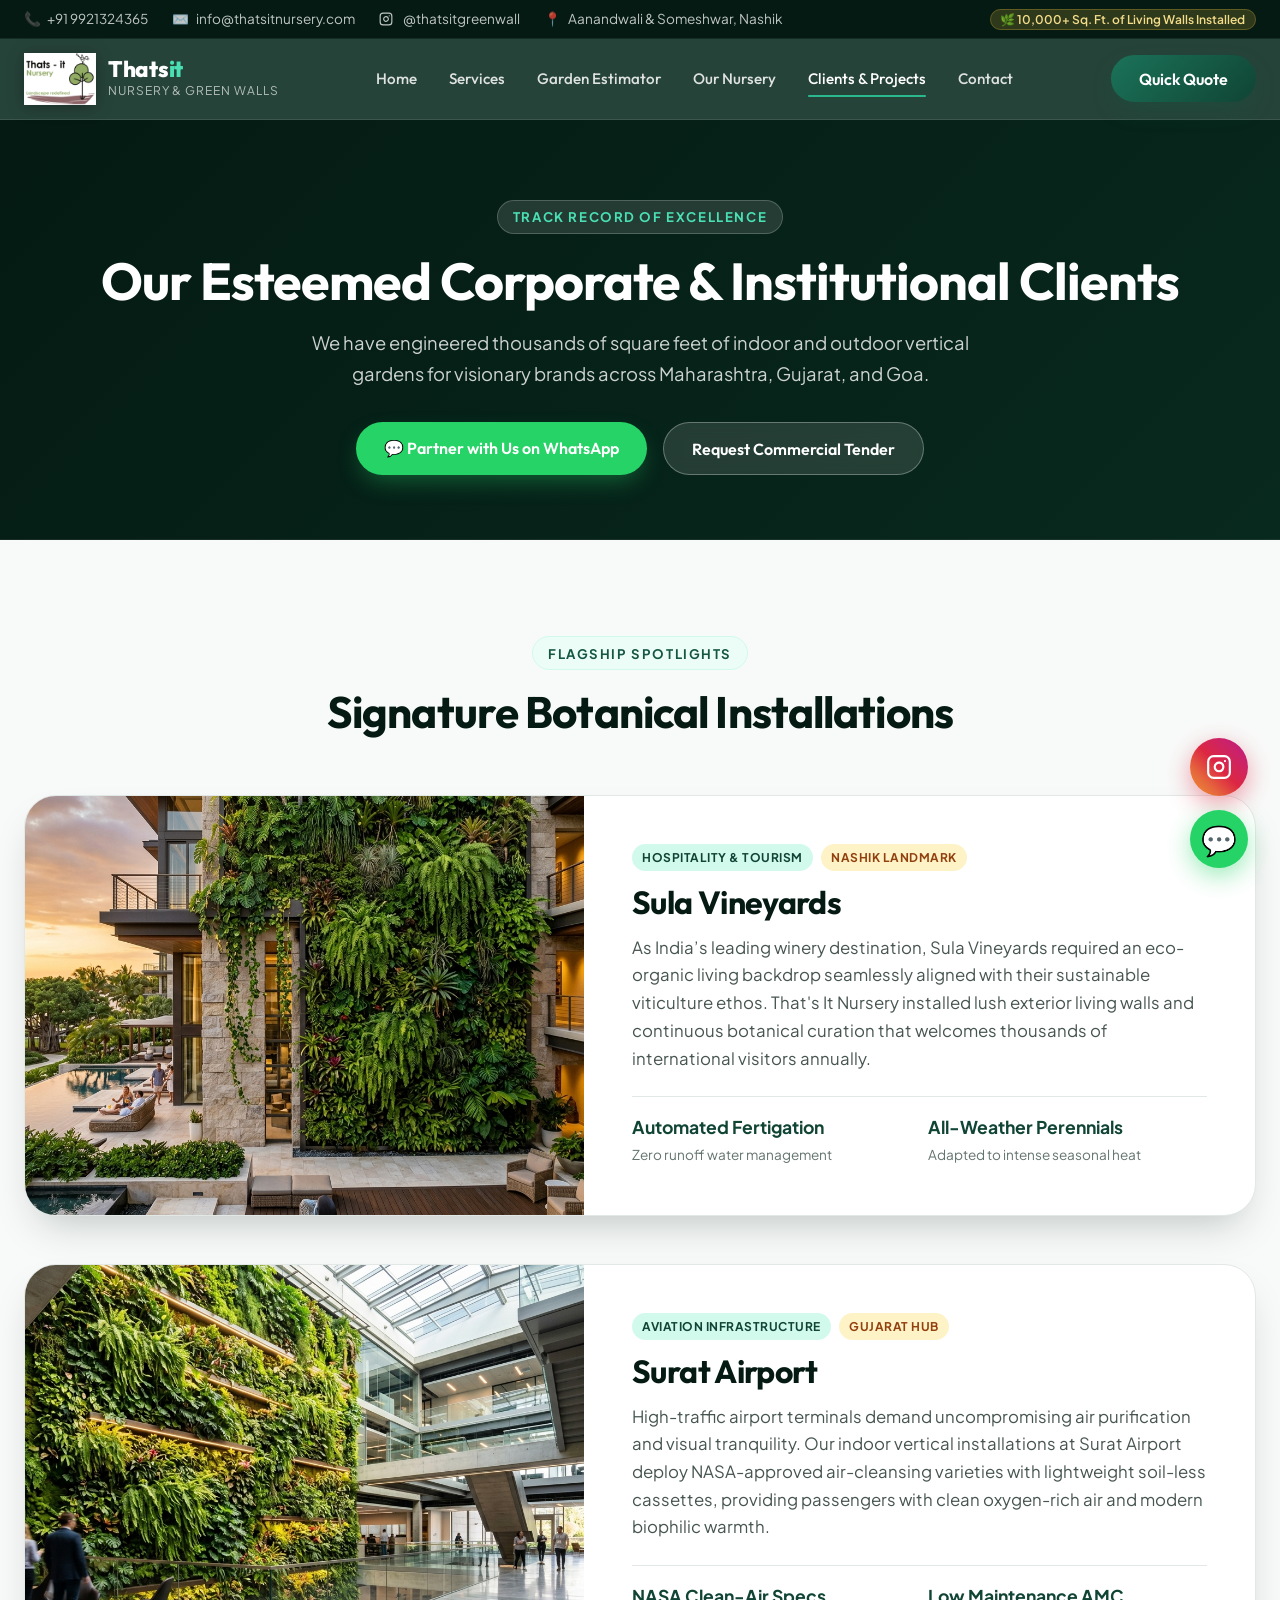
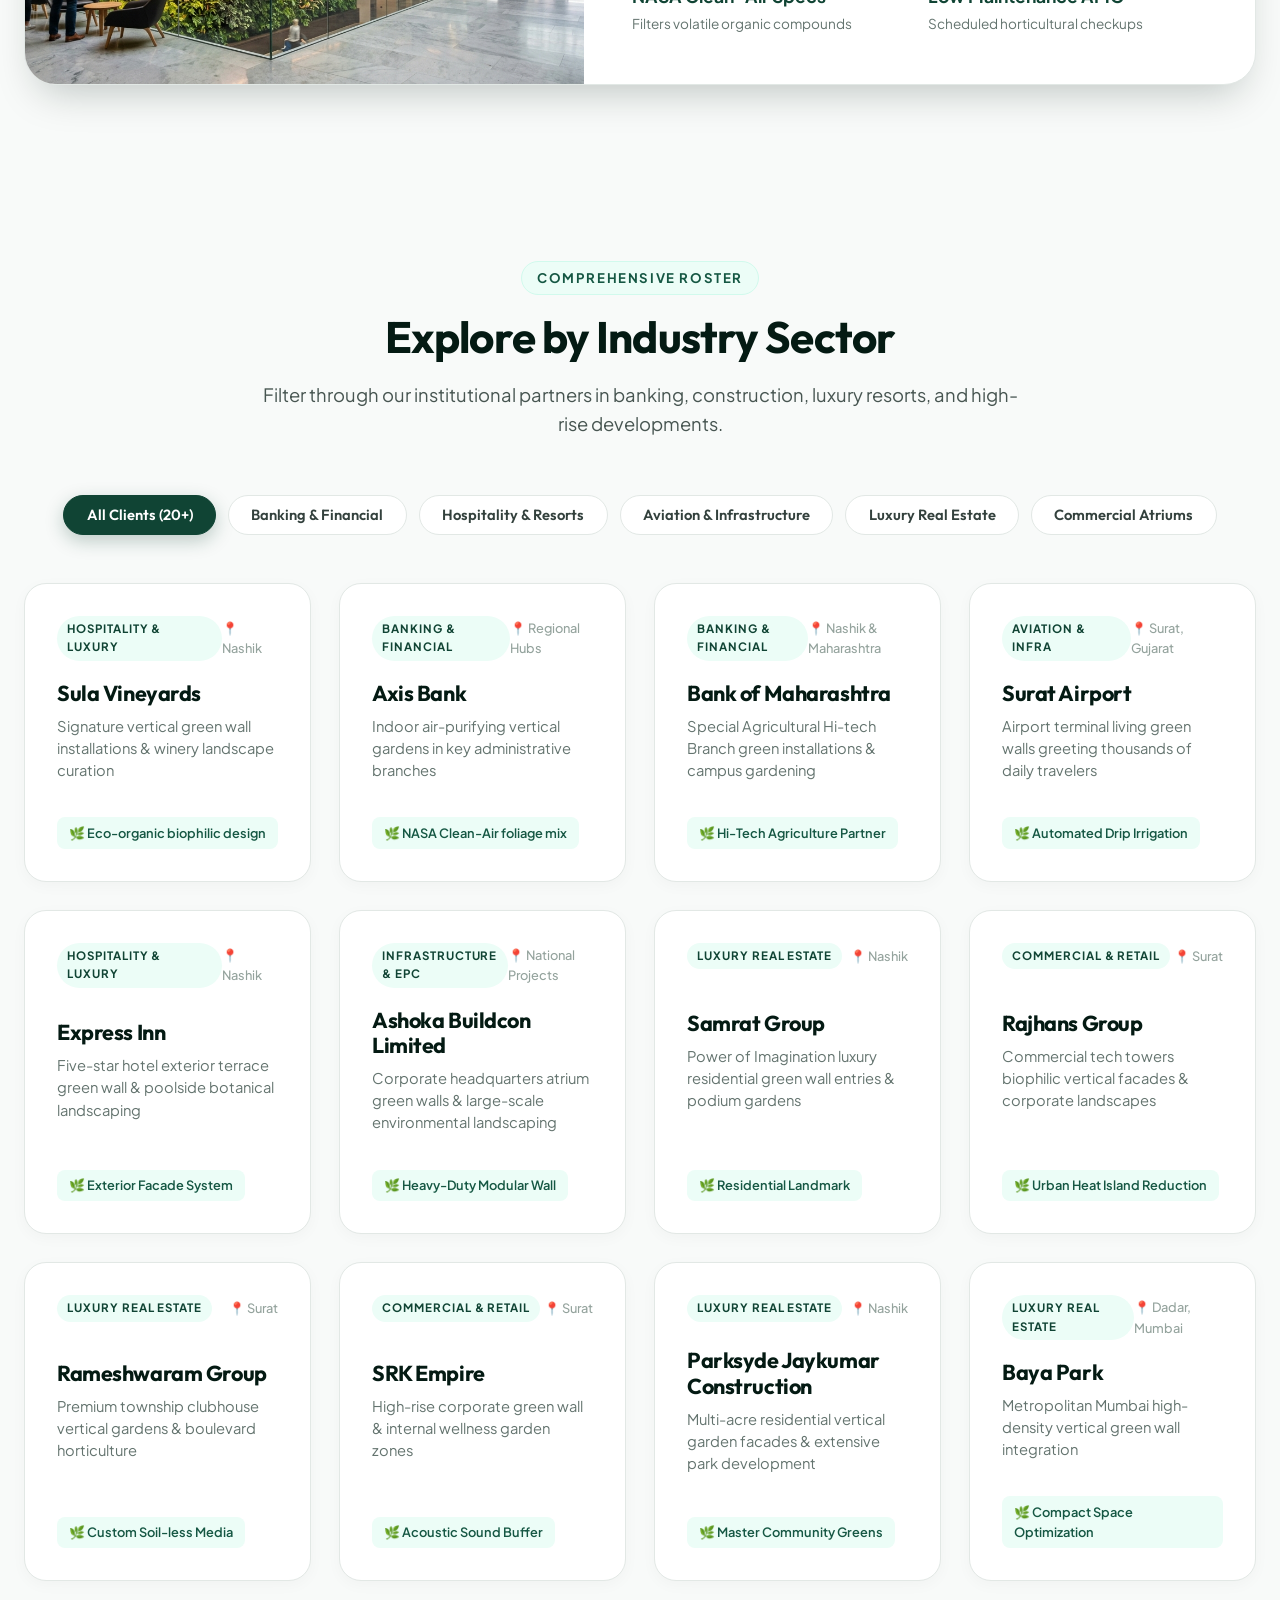
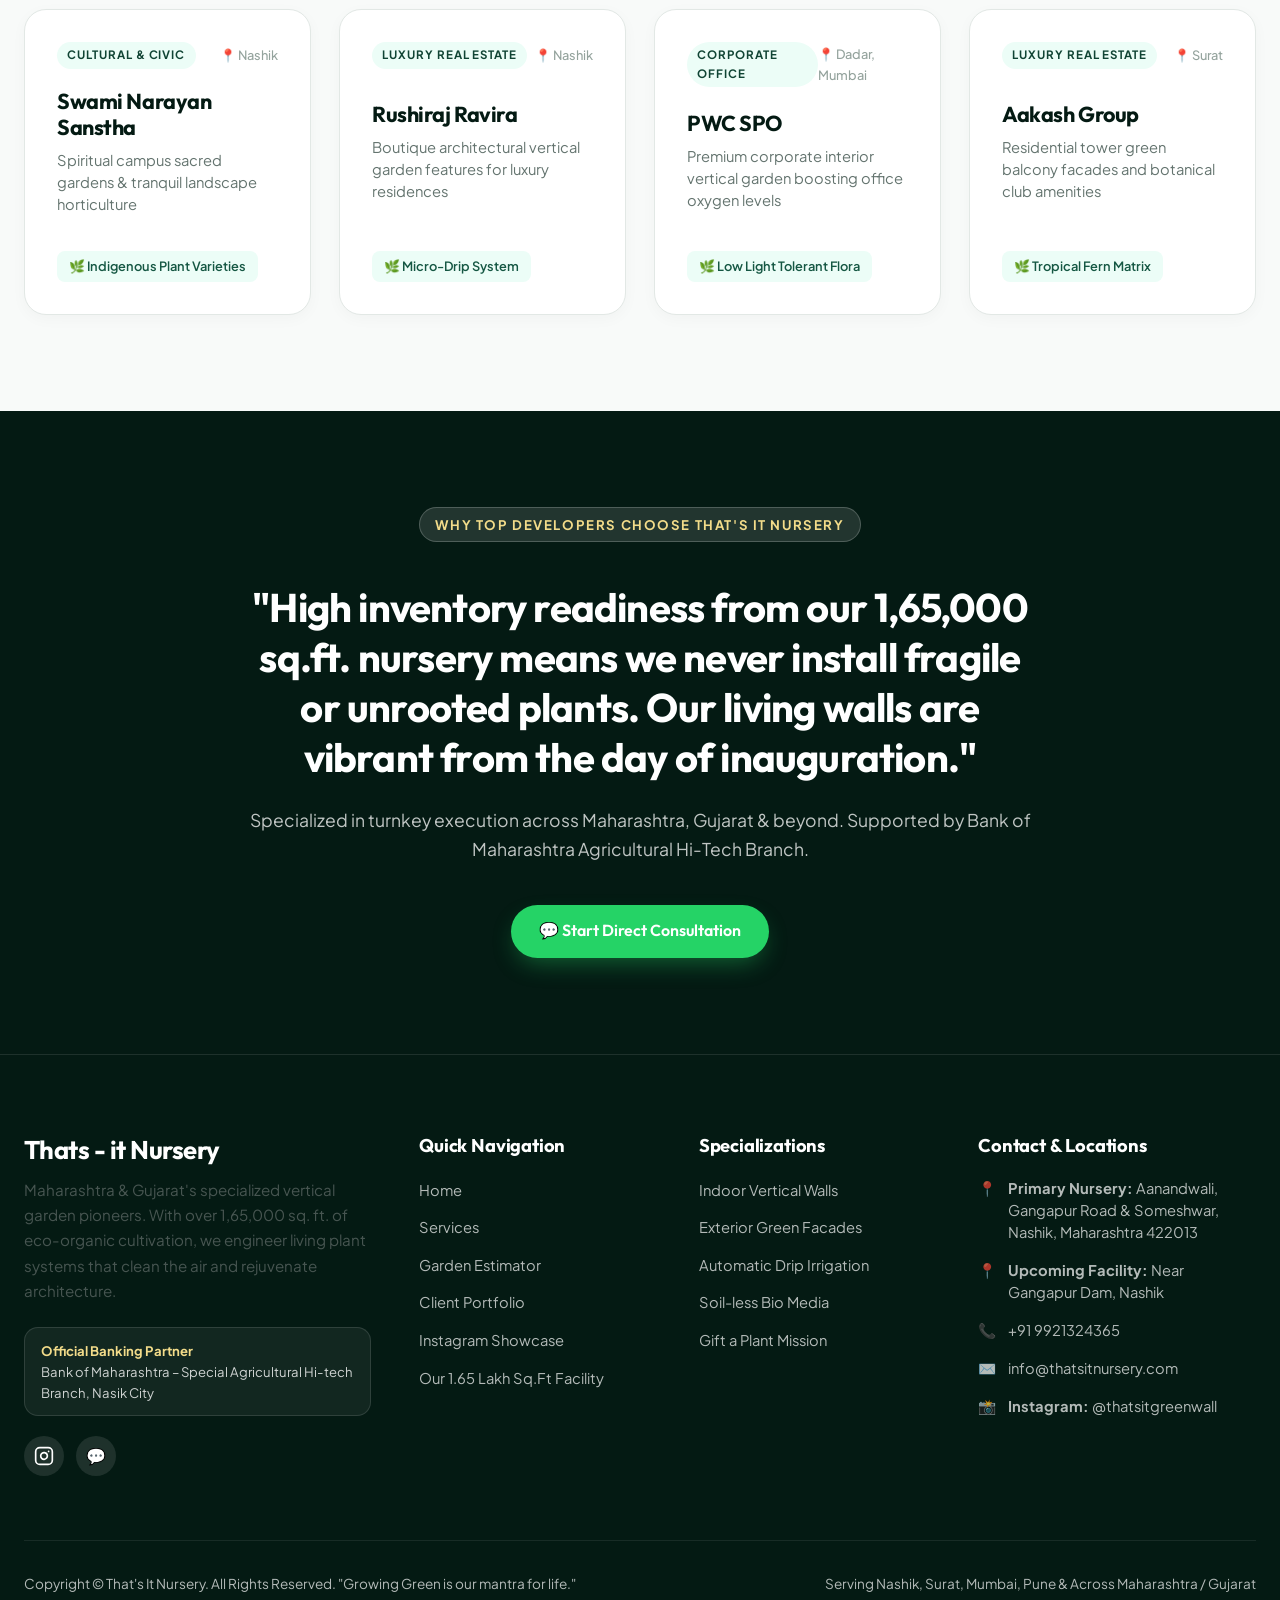
<file: clients.html>
<!DOCTYPE html>
<html lang="en">
<head>
  <meta charset="UTF-8">
  <meta name="viewport" content="width=device-width, initial-scale=1.0">
  
  <!-- Primary SEO Meta Tags -->
  <title>Corporate & Commercial Clients | That's It Nursery Nashik & Surat</title>
  <meta name="description" content="Discover marquee vertical green wall and landscape projects executed by That's It Nursery for Sula Vineyards, Axis Bank, Surat Airport, Express Inn, and Ashoka Buildcon.">
  <meta name="keywords" content="That's It Nursery Clients, Vertical Garden Sula Vineyards, Axis Bank Green Wall, Surat Airport Living Wall, Commercial Landscaping Nashik Surat">
  <meta name="robots" content="index, follow">
  <link rel="canonical" href="https://www.thatsitnursery.com/clients/">

  <!-- Open Graph / WhatsApp Sharing -->
  <meta property="og:type" content="website">
  <meta property="og:url" content="https://www.thatsitnursery.com/clients/">
  <meta property="og:title" content="Our Esteemed Clients | Living Green Walls by That's It Nursery">
  <meta property="og:description" content="Explore high-impact architectural vertical gardens executed across Maharashtra & Gujarat for top enterprises.">
  <meta property="og:image" content="assets/images/hero_vertical_garden.jpg">

  <!-- Favicon -->
  <link rel="icon" type="image/png" href="assets/images/logo.png">

  <!-- Stylesheets -->
  <link rel="stylesheet" href="styles/main.css">
  <link rel="stylesheet" href="styles/components.css">
  <link rel="stylesheet" href="styles/animations.css">

  <style>
    .page-hero {
      background: linear-gradient(135deg, var(--emerald-950) 0%, var(--emerald-900) 100%);
      color: var(--white);
      padding: 5rem 0 4rem;
      text-align: center;
      position: relative;
      border-bottom: 1px solid rgba(255,255,255,0.08);
    }
    .page-hero-title {
      font-size: 3.25rem;
      color: var(--white);
      margin-bottom: 1rem;
    }
    .page-hero-desc {
      font-size: 1.15rem;
      color: rgba(255,255,255,0.8);
      max-width: 720px;
      margin: 0 auto 2rem;
    }
    .case-card-featured {
      background: var(--white);
      border-radius: var(--radius-xl);
      overflow: hidden;
      box-shadow: var(--glass-shadow);
      display: grid;
      grid-template-columns: 1fr 1.2fr;
      margin-bottom: 3rem;
      border: 1px solid var(--gray-200);
    }
    .case-card-img {
      height: 100%;
      min-height: 360px;
      position: relative;
    }
    .case-card-img img {
      width: 100%;
      height: 100%;
      object-fit: cover;
    }
    .case-card-content {
      padding: 3rem;
      display: flex;
      flex-direction: column;
      justify-content: center;
    }
    @media (max-width: 992px) {
      .case-card-featured {
        grid-template-columns: 1fr;
      }
      .page-hero-title {
        font-size: 2.25rem;
      }
      .case-card-content {
        padding: 2rem;
      }
    }
  </style>
</head>
<body>

  <!-- Top Contact Strip -->
  <div class="top-bar">
    <div class="container top-bar-inner">
      <div class="top-bar-links">
        <a href="tel:+919921324365" class="top-bar-item">
          <span>📞</span> +91 9921324365
        </a>
        <a href="mailto:info@thatsitnursery.com" class="top-bar-item">
          <span>✉️</span> info@thatsitnursery.com
        </a>
        <a href="https://www.instagram.com/thatsitgreenwall" target="_blank" rel="noopener noreferrer" class="top-bar-item">
          <svg width="14" height="14" viewBox="0 0 24 24" fill="none" stroke="currentColor" stroke-width="2" stroke-linecap="round" stroke-linejoin="round" style="vertical-align: -2px; margin-right: 4px;"><rect width="20" height="20" x="2" y="2" rx="5" ry="5"/><path d="M16 11.37A4 4 0 1 1 12.63 8 4 4 0 0 1 16 11.37z"/><line x1="17.5" x2="17.51" y1="6.5" y2="6.5"/></svg>
          @thatsitgreenwall
        </a>
        <span class="top-bar-item">
          <span>📍</span> Aanandwali & Someshwar, Nashik
        </span>
      </div>
      <div>
        <span class="top-bar-badge">🌿 10,000+ Sq. Ft. of Living Walls Installed</span>
      </div>
    </div>
  </div>

  <!-- Header -->
  <header class="site-header">
    <div class="container navbar">
      <a href="index.html" class="brand-logo" aria-label="That's It Nursery Home">
        <img src="assets/images/logo.png" alt="That's It Nursery Brand Logo" width="185" height="134">
        <div class="brand-text">
          <span class="brand-name">Thats<span>it</span></span>
          <span class="brand-tagline">Nursery & Green Walls</span>
        </div>
      </a>

      <nav class="nav-menu" aria-label="Main Navigation">
        <a href="index.html" class="nav-link">Home</a>
        <a href="index.html#services" class="nav-link">Services</a>
        <a href="index.html#calculator" class="nav-link">Garden Estimator</a>
        <a href="index.html#facility" class="nav-link">Our Nursery</a>
        <a href="clients.html" class="nav-link active">Clients & Projects</a>
        <a href="#contact" class="nav-link">Contact</a>
      </nav>

      <div class="nav-cta">
        <button class="btn btn-primary open-quote-modal-btn">
          <span>Quick Quote</span>
        </button>
      </div>

      <button class="menu-toggle" aria-label="Toggle navigation menu" aria-expanded="false">
        ☰
      </button>
    </div>
  </header>

  <main>
    <!-- Page Hero -->
    <section class="page-hero">
      <div class="container">
        <span class="section-tag" style="background: rgba(255,255,255,0.12); color: var(--emerald-300); border-color: rgba(255,255,255,0.2);">
          Track Record of Excellence
        </span>
        <h1 class="page-hero-title">Our Esteemed Corporate & Institutional Clients</h1>
        <p class="page-hero-desc">
          We have engineered thousands of square feet of indoor and outdoor vertical gardens for visionary brands across Maharashtra, Gujarat, and Goa.
        </p>
        <div style="display: flex; gap: 1rem; justify-content: center; flex-wrap: wrap;">
          <a href="https://wa.me/919921324365?text=Hello%20Thats%20It%20Nursery,%20we%20are%20planning%20a%20corporate%20vertical%20garden%20project%20and%20would%20like%20to%20review%20relevant%20case%20studies." target="_blank" rel="noopener noreferrer" class="btn btn-whatsapp">
            <span>💬 Partner with Us on WhatsApp</span>
          </a>
          <button class="btn btn-outline-light open-quote-modal-btn">
            <span>Request Commercial Tender</span>
          </button>
        </div>
      </div>
    </section>

    <!-- Featured Flagship Projects -->
    <section class="section-spacing" style="padding-bottom: 2rem;">
      <div class="container">
        <div class="section-header">
          <span class="section-tag">Flagship Spotlights</span>
          <h2 class="section-title">Signature Botanical Installations</h2>
        </div>

        <!-- Spotlight 1: Hospitality & Vineyards -->
        <div class="case-card-featured fade-up-element">
          <div class="case-card-img">
            <img src="assets/images/exterior_green_wall.jpg" alt="Sula Vineyards Vertical Wall Landscaping by That's It Nursery">
          </div>
          <div class="case-card-content">
            <div style="display: flex; gap: 0.5rem; margin-bottom: 0.75rem;">
              <span class="badge badge-emerald">Hospitality & Tourism</span>
              <span class="badge badge-gold">Nashik Landmark</span>
            </div>
            <h3 style="font-size: 2rem; color: var(--emerald-950); margin-bottom: 0.75rem;">Sula Vineyards</h3>
            <p style="color: var(--gray-600); margin-bottom: 1.5rem; line-height: 1.65;">
              As India’s leading winery destination, Sula Vineyards required an eco-organic living backdrop seamlessly aligned with their sustainable viticulture ethos. That's It Nursery installed lush exterior living walls and continuous botanical curation that welcomes thousands of international visitors annually.
            </p>
            <div style="display: grid; grid-template-columns: repeat(2, 1fr); gap: 1rem; padding-top: 1rem; border-top: 1px solid var(--gray-200);">
              <div>
                <strong style="color: var(--emerald-800); font-size: 1.1rem; display: block;">Automated Fertigation</strong>
                <span style="font-size: 0.85rem; color: var(--gray-500);">Zero runoff water management</span>
              </div>
              <div>
                <strong style="color: var(--emerald-800); font-size: 1.1rem; display: block;">All-Weather Perennials</strong>
                <span style="font-size: 0.85rem; color: var(--gray-500);">Adapted to intense seasonal heat</span>
              </div>
            </div>
          </div>
        </div>

        <!-- Spotlight 2: Aviation & Infrastructure -->
        <div class="case-card-featured fade-up-element">
          <div class="case-card-content" style="order: 2;">
            <div style="display: flex; gap: 0.5rem; margin-bottom: 0.75rem;">
              <span class="badge badge-emerald">Aviation Infrastructure</span>
              <span class="badge badge-gold">Gujarat Hub</span>
            </div>
            <h3 style="font-size: 2rem; color: var(--emerald-950); margin-bottom: 0.75rem;">Surat Airport</h3>
            <p style="color: var(--gray-600); margin-bottom: 1.5rem; line-height: 1.65;">
              High-traffic airport terminals demand uncompromising air purification and visual tranquility. Our indoor vertical installations at Surat Airport deploy NASA-approved air-cleansing varieties with lightweight soil-less cassettes, providing passengers with clean oxygen-rich air and modern biophilic warmth.
            </p>
            <div style="display: grid; grid-template-columns: repeat(2, 1fr); gap: 1rem; padding-top: 1rem; border-top: 1px solid var(--gray-200);">
              <div>
                <strong style="color: var(--emerald-800); font-size: 1.1rem; display: block;">NASA Clean-Air Specs</strong>
                <span style="font-size: 0.85rem; color: var(--gray-500);">Filters volatile organic compounds</span>
              </div>
              <div>
                <strong style="color: var(--emerald-800); font-size: 1.1rem; display: block;">Low Maintenance AMC</strong>
                <span style="font-size: 0.85rem; color: var(--gray-500);">Scheduled horticultural checkups</span>
              </div>
            </div>
          </div>
          <div class="case-card-img" style="order: 1;">
            <img src="assets/images/hero_vertical_garden.jpg" alt="Surat Airport Vertical Wall Installation by That's It Nursery">
          </div>
        </div>
      </div>
    </section>

    <!-- Complete Client Directory with Interactive Filters -->
    <section class="section-spacing clients-section" id="client-directory">
      <div class="container">
        <div class="section-header">
          <span class="section-tag">Comprehensive Roster</span>
          <h2 class="section-title">Explore by Industry Sector</h2>
          <p class="section-subtitle">
            Filter through our institutional partners in banking, construction, luxury resorts, and high-rise developments.
          </p>
        </div>

        <div class="client-filter-bar">
          <button class="filter-btn active" data-filter="all">All Clients (20+)</button>
          <button class="filter-btn" data-filter="banking">Banking & Financial</button>
          <button class="filter-btn" data-filter="hospitality">Hospitality & Resorts</button>
          <button class="filter-btn" data-filter="infrastructure">Aviation & Infrastructure</button>
          <button class="filter-btn" data-filter="real-estate">Luxury Real Estate</button>
          <button class="filter-btn" data-filter="commercial">Commercial Atriums</button>
        </div>

        <div class="clients-grid" id="clients-grid-container">
          <!-- Populated by js/clients.js -->
        </div>
      </div>
    </section>

    <!-- Client Testimonial & Value Statement -->
    <section class="section-spacing" style="background: var(--emerald-950); color: var(--white);">
      <div class="container" style="text-align: center; max-width: 840px;">
        <span class="section-tag" style="background: rgba(255,255,255,0.12); color: var(--gold-300); border-color: rgba(255,255,255,0.2);">
          Why Top Developers Choose That's It Nursery
        </span>
        <h2 style="font-size: 2.5rem; color: var(--white); margin: 1.5rem 0; line-height: 1.25;">
          "High inventory readiness from our 1,65,000 sq.ft. nursery means we never install fragile or unrooted plants. Our living walls are vibrant from the day of inauguration."
        </h2>
        <p style="color: rgba(255,255,255,0.75); font-size: 1.1rem; margin-bottom: 2.5rem;">
          Specialized in turnkey execution across Maharashtra, Gujarat & beyond. Supported by Bank of Maharashtra Agricultural Hi-Tech Branch.
        </p>
        <a href="https://wa.me/919921324365?text=Hello%20Thats%20It%20Nursery,%20we%20want%20to%20discuss%20a%20green%20wall%20tender/project." target="_blank" rel="noopener noreferrer" class="btn btn-whatsapp">
          <span>💬 Start Direct Consultation</span>
        </a>
      </div>
    </section>

    <!-- Modal Dialog -->
    <div class="modal-overlay" id="quote-modal" role="dialog" aria-modal="true">
      <div class="modal-card">
        <button class="modal-close-btn close-quote-modal-btn" aria-label="Close dialog">✕</button>
        <h3 class="modal-title">Request a Commercial Quote</h3>
        <p class="modal-subtitle">Direct line to our senior landscape architects and horticulture specialists.</p>

        <form id="quick-quote-form">
          <div class="form-group">
            <label for="quote-name" class="form-label">Full Name / Company Name *</label>
            <input type="text" id="quote-name" class="form-input" placeholder="e.g. Sula Vineyards / Rajhans" required>
          </div>

          <div class="form-group">
            <label for="quote-phone" class="form-label">Phone / WhatsApp *</label>
            <input type="tel" id="quote-phone" class="form-input" placeholder="e.g. +91 9921324365" required>
          </div>

          <div class="form-group">
            <label for="quote-service" class="form-label">Project Scope *</label>
            <select id="quote-service" class="form-select" required>
              <option value="Commercial Vertical Garden Wall">Commercial Living Green Wall</option>
              <option value="Residential Living Green Wall">Residential Living Green Wall</option>
              <option value="Township Master Landscape">Township / Resort Master Landscaping</option>
              <option value="Gift a Plant Corporate Program">"Gift a Plant" Corporate Program</option>
            </select>
          </div>

          <div class="form-group">
            <label for="quote-dimensions" class="form-label">Approximate Area (Sq.Ft.)</label>
            <input type="text" id="quote-dimensions" class="form-input" placeholder="e.g. 500 sq.ft.">
          </div>

          <div class="form-group">
            <label for="quote-notes" class="form-label">Project Details</label>
            <textarea id="quote-notes" class="form-textarea" rows="3" placeholder="Location, indoor/outdoor, timeframe"></textarea>
          </div>

          <button type="submit" class="btn btn-whatsapp" style="width: 100%;">
            <span>💬 Send Inquiry via WhatsApp</span>
          </button>
        </form>
      </div>
    </div>
  </main>

  <!-- Floating Action Dock (Instagram & WhatsApp) -->
  <div class="floating-actions-dock" aria-label="Social and Chat Contacts">
    <a href="https://www.instagram.com/thatsitgreenwall" target="_blank" rel="noopener noreferrer" class="floating-action-btn floating-instagram" aria-label="Follow on Instagram">
      <svg viewBox="0 0 24 24" fill="none" stroke="currentColor" stroke-width="2" stroke-linecap="round" stroke-linejoin="round"><rect width="20" height="20" x="2" y="2" rx="5" ry="5"/><path d="M16 11.37A4 4 0 1 1 12.63 8 4 4 0 0 1 16 11.37z"/><line x1="17.5" x2="17.51" y1="6.5" y2="6.5"/></svg>
      <span class="btn-tooltip">Follow @thatsitgreenwall</span>
    </a>
    <a href="https://wa.me/919921324365?text=Hello%20Thats%20It%20Nursery,%20I%20am%20interested%20in%20your%20vertical%20gardens%20and%20nursery%20services." target="_blank" rel="noopener noreferrer" class="floating-action-btn floating-whatsapp pulse-animation" aria-label="Chat on WhatsApp">
      💬
      <span class="btn-tooltip">Chat on WhatsApp</span>
    </a>
  </div>

  <!-- Footer -->
  <footer class="site-footer" id="contact">
    <div class="container">
      <div class="footer-grid">
        <div>
          <h3 class="footer-brand-title">Thats - it Nursery</h3>
          <p class="footer-text">
            Maharashtra & Gujarat's specialized vertical garden pioneers. With over 1,65,000 sq. ft. of eco-organic cultivation, we engineer living plant systems that clean the air and rejuvenate architecture.
          </p>
          <div class="footer-banker-badge">
            <strong>Official Banking Partner</strong>
            Bank of Maharashtra – Special Agricultural Hi-tech Branch, Nasik City
          </div>
          <div class="footer-social-bar">
            <a href="https://www.instagram.com/thatsitgreenwall" target="_blank" rel="noopener noreferrer" class="footer-social-link insta" aria-label="Follow That's It Nursery on Instagram">
              <svg width="20" height="20" viewBox="0 0 24 24" fill="none" stroke="currentColor" stroke-width="2" stroke-linecap="round" stroke-linejoin="round"><rect width="20" height="20" x="2" y="2" rx="5" ry="5"/><path d="M16 11.37A4 4 0 1 1 12.63 8 4 4 0 0 1 16 11.37z"/><line x1="17.5" x2="17.51" y1="6.5" y2="6.5"/></svg>
            </a>
            <a href="https://wa.me/919921324365?text=Hello%20Thats%20It%20Nursery,%20I%20am%20interested%20in%20your%20vertical%20gardens." target="_blank" rel="noopener noreferrer" class="footer-social-link whatsapp" aria-label="Chat on WhatsApp">
              💬
            </a>
          </div>
        </div>

        <div>
          <h4 class="footer-heading">Quick Navigation</h4>
          <ul class="footer-links-list">
            <li><a href="index.html">Home</a></li>
            <li><a href="index.html#services">Services</a></li>
            <li><a href="index.html#calculator">Garden Estimator</a></li>
            <li><a href="clients.html">Client Portfolio</a></li>
            <li><a href="index.html#instagram">Instagram Showcase</a></li>
            <li><a href="index.html#facility">Our 1.65 Lakh Sq.Ft Facility</a></li>
          </ul>
        </div>

        <div>
          <h4 class="footer-heading">Specializations</h4>
          <ul class="footer-links-list">
            <li><a href="index.html#services">Indoor Vertical Walls</a></li>
            <li><a href="index.html#services">Exterior Green Facades</a></li>
            <li><a href="index.html#services">Automatic Drip Irrigation</a></li>
            <li><a href="index.html#services">Soil-less Bio Media</a></li>
            <li><a href="index.html#services">Gift a Plant Mission</a></li>
          </ul>
        </div>

        <div>
          <h4 class="footer-heading">Contact & Locations</h4>
          <div class="footer-contact-list">
            <div class="footer-contact-item">
              <span>📍</span>
              <span><strong>Primary Nursery:</strong> Aanandwali, Gangapur Road & Someshwar, Nashik, Maharashtra 422013</span>
            </div>
            <div class="footer-contact-item">
              <span>📍</span>
              <span><strong>Upcoming Facility:</strong> Near Gangapur Dam, Nashik</span>
            </div>
            <div class="footer-contact-item">
              <span>📞</span>
              <span><a href="tel:+919921324365">+91 9921324365</a></span>
            </div>
            <div class="footer-contact-item">
              <span>✉️</span>
              <span><a href="mailto:info@thatsitnursery.com">info@thatsitnursery.com</a></span>
            </div>
            <div class="footer-contact-item">
              <span>📸</span>
              <span><strong>Instagram:</strong> <a href="https://www.instagram.com/thatsitgreenwall" target="_blank" rel="noopener noreferrer">@thatsitgreenwall</a></span>
            </div>
          </div>
        </div>
      </div>

      <div class="footer-bottom">
        <div>
          Copyright © That's It Nursery. All Rights Reserved. "Growing Green is our mantra for life."
        </div>
        <div>
          Serving Nashik, Surat, Mumbai, Pune & Across Maharashtra / Gujarat
        </div>
      </div>
    </div>
  </footer>

  <!-- Scripts -->
  <script src="js/app.js"></script>
  <script src="js/clients.js"></script>
  <script src="js/quote-modal.js"></script>
</body>
</html>
</file>
<file: styles/main.css>
/* ==========================================================================
   THAT'S IT NURSERY - CORE DESIGN SYSTEM & TOKENS
   ========================================================================== */

@import url('https://fonts.googleapis.com/css2?family=Outfit:wght@400;500;600;700;800&family=Plus+Jakarta+Sans:wght@300;400;500;600;700&display=swap');

:root {
  /* Botanical Luxury Color System */
  --emerald-950: #041a13;
  --emerald-900: #08291e;
  --emerald-850: #0c3629;
  --emerald-800: #104434;
  --emerald-700: #155743;
  --emerald-600: #1b7359;
  --emerald-500: #229372;
  --emerald-400: #2cb88f;
  --emerald-300: #4ae0b4;
  --emerald-100: #d1faed;
  --emerald-50:  #ecfdf7;

  /* Earth & Gold Accents */
  --gold-500: #d4af37;
  --gold-400: #e5c358;
  --gold-300: #f3dc8a;
  --earth-warm: #f6f4ee;
  --earth-sand: #ece7db;

  /* Neutrals */
  --white: #ffffff;
  --gray-50: #f8faf9;
  --gray-100: #f0f4f2;
  --gray-200: #e2e8e5;
  --gray-300: #cbd5d1;
  --gray-400: #94a39d;
  --gray-500: #64746f;
  --gray-600: #475551;
  --gray-700: #33413d;
  --gray-800: #1e2926;
  --gray-900: #0f1715;

  /* Glassmorphism Surface Tokens */
  --glass-bg: rgba(8, 41, 30, 0.75);
  --glass-bg-card: rgba(255, 255, 255, 0.85);
  --glass-border: rgba(255, 255, 255, 0.15);
  --glass-shadow: 0 20px 40px -15px rgba(4, 26, 19, 0.25);
  --glass-shadow-lg: 0 25px 60px -15px rgba(4, 26, 19, 0.35);

  /* Typography */
  --font-heading: 'Outfit', -apple-system, BlinkMacSystemFont, 'Segoe UI', Roboto, sans-serif;
  --font-body: 'Plus Jakarta Sans', -apple-system, BlinkMacSystemFont, 'Segoe UI', Roboto, sans-serif;

  /* Layout & Spacing */
  --container-max: 1280px;
  --radius-sm: 8px;
  --radius-md: 14px;
  --radius-lg: 22px;
  --radius-xl: 32px;
  --radius-full: 9999px;

  /* Transitions */
  --transition-fast: 0.18s cubic-bezier(0.16, 1, 0.3, 1);
  --transition-base: 0.28s cubic-bezier(0.16, 1, 0.3, 1);
  --transition-smooth: 0.45s cubic-bezier(0.16, 1, 0.3, 1);
}

/* Base Reset */
*, *::before, *::after {
  box-sizing: border-box;
  margin: 0;
  padding: 0;
}

html {
  scroll-behavior: smooth;
  font-size: 16px;
  -webkit-font-smoothing: antialiased;
  -moz-osx-font-smoothing: grayscale;
}

body {
  font-family: var(--font-body);
  background-color: var(--gray-50);
  color: var(--gray-800);
  line-height: 1.6;
  overflow-x: hidden;
}

/* Typography Defaults */
h1, h2, h3, h4, h5, h6 {
  font-family: var(--font-heading);
  color: var(--emerald-950);
  line-height: 1.2;
  letter-spacing: -0.02em;
  font-weight: 700;
}

p {
  color: var(--gray-600);
  font-size: 1.05rem;
  line-height: 1.68;
}

a {
  color: inherit;
  text-decoration: none;
  transition: color var(--transition-fast);
}

img {
  max-width: 100%;
  height: auto;
  display: block;
}

ul {
  list-style: none;
}

/* Container & Grid Utilities */
.container {
  width: 100%;
  max-width: var(--container-max);
  margin-left: auto;
  margin-right: auto;
  padding-left: 1.5rem;
  padding-right: 1.5rem;
}

.section-spacing {
  padding-top: 6rem;
  padding-bottom: 6rem;
}

@media (max-width: 768px) {
  .section-spacing {
    padding-top: 4rem;
    padding-bottom: 4rem;
  }
}

/* Section Header Utility */
.section-header {
  text-align: center;
  max-width: 760px;
  margin-left: auto;
  margin-right: auto;
  margin-bottom: 3.5rem;
}

.section-tag {
  display: inline-flex;
  align-items: center;
  gap: 0.5rem;
  font-size: 0.825rem;
  font-weight: 700;
  text-transform: uppercase;
  letter-spacing: 0.12em;
  padding: 0.35rem 0.95rem;
  border-radius: var(--radius-full);
  background-color: var(--emerald-50);
  color: var(--emerald-700);
  border: 1px solid var(--emerald-100);
  margin-bottom: 1rem;
}

.section-title {
  font-size: 2.75rem;
  margin-bottom: 1rem;
  color: var(--emerald-950);
}

.section-subtitle {
  font-size: 1.15rem;
  color: var(--gray-600);
  line-height: 1.6;
}

@media (max-width: 768px) {
  .section-title {
    font-size: 2rem;
  }
  .section-subtitle {
    font-size: 1rem;
  }
}

/* Button System */
.btn {
  display: inline-flex;
  align-items: center;
  justify-content: center;
  gap: 0.6rem;
  font-family: var(--font-heading);
  font-weight: 600;
  font-size: 1rem;
  padding: 0.85rem 1.75rem;
  border-radius: var(--radius-full);
  cursor: pointer;
  border: none;
  transition: all var(--transition-fast);
  white-space: nowrap;
}

.btn-primary {
  background: linear-gradient(135deg, var(--emerald-600) 0%, var(--emerald-800) 100%);
  color: var(--white);
  box-shadow: 0 10px 24px -6px rgba(21, 87, 67, 0.45);
}

.btn-primary:hover {
  transform: translateY(-2px);
  box-shadow: 0 14px 28px -6px rgba(21, 87, 67, 0.6);
  background: linear-gradient(135deg, var(--emerald-500) 0%, var(--emerald-700) 100%);
}

.btn-gold {
  background: linear-gradient(135deg, var(--gold-400) 0%, var(--gold-500) 100%);
  color: var(--emerald-950);
  box-shadow: 0 10px 24px -6px rgba(212, 175, 55, 0.45);
}

.btn-gold:hover {
  transform: translateY(-2px);
  box-shadow: 0 14px 30px -6px rgba(212, 175, 55, 0.65);
}

.btn-outline-light {
  background: rgba(255, 255, 255, 0.12);
  color: var(--white);
  border: 1px solid rgba(255, 255, 255, 0.3);
  backdrop-filter: blur(8px);
}

.btn-outline-light:hover {
  background: rgba(255, 255, 255, 0.25);
  border-color: var(--white);
  transform: translateY(-2px);
}

.btn-outline-dark {
  background: transparent;
  color: var(--emerald-800);
  border: 1.5px solid var(--emerald-800);
}

.btn-outline-dark:hover {
  background: var(--emerald-50);
  transform: translateY(-2px);
}

.btn-whatsapp {
  background: #25d366;
  color: var(--white);
  box-shadow: 0 10px 24px -6px rgba(37, 211, 102, 0.4);
}

.btn-whatsapp:hover {
  background: #20ba5a;
  transform: translateY(-2px);
  box-shadow: 0 14px 28px -6px rgba(37, 211, 102, 0.6);
}

.btn-instagram {
  background: linear-gradient(45deg, #f09433 0%, #e6683c 25%, #dc2743 50%, #cc2366 75%, #bc1888 100%);
  color: var(--white);
  box-shadow: 0 10px 24px -6px rgba(220, 39, 67, 0.45);
}

.btn-instagram:hover {
  background: linear-gradient(45deg, #e6683c 0%, #dc2743 25%, #cc2366 50%, #bc1888 75%, #8a1f7d 100%);
  transform: translateY(-2px);
  box-shadow: 0 14px 28px -6px rgba(220, 39, 67, 0.65);
  color: var(--white);
}

/* Badge Utilities */
.badge {
  display: inline-flex;
  align-items: center;
  padding: 0.25rem 0.65rem;
  border-radius: var(--radius-full);
  font-size: 0.75rem;
  font-weight: 700;
  letter-spacing: 0.04em;
  text-transform: uppercase;
}

.badge-emerald {
  background-color: var(--emerald-100);
  color: var(--emerald-800);
}

.badge-gold {
  background-color: #fef3c7;
  color: #92400e;
}
</file>
<file: styles/components.css>
/* ==========================================================================
   THAT'S IT NURSERY - COMPONENT STYLES
   ========================================================================== */

/* Top Information Strip */
.top-bar {
  background-color: var(--emerald-950);
  color: rgba(255, 255, 255, 0.75);
  font-size: 0.85rem;
  padding: 0.5rem 0;
  border-bottom: 1px solid rgba(255, 255, 255, 0.08);
}

.top-bar-inner {
  display: flex;
  justify-content: space-between;
  align-items: center;
  flex-wrap: wrap;
  gap: 1rem;
}

.top-bar-links {
  display: flex;
  align-items: center;
  gap: 1.5rem;
}

.top-bar-item {
  display: inline-flex;
  align-items: center;
  gap: 0.4rem;
  transition: color var(--transition-fast);
}

.top-bar-item:hover {
  color: var(--emerald-300);
}

.top-bar-badge {
  background: rgba(212, 175, 55, 0.2);
  color: var(--gold-300);
  padding: 0.15rem 0.6rem;
  border-radius: var(--radius-full);
  font-size: 0.75rem;
  font-weight: 600;
  border: 1px solid rgba(212, 175, 55, 0.3);
}

@media (max-width: 768px) {
  .top-bar {
    display: none;
  }
}

/* Glassmorphic Navbar */
.site-header {
  position: sticky;
  top: 0;
  z-index: 1000;
  background: rgba(8, 41, 30, 0.88);
  backdrop-filter: blur(16px);
  -webkit-backdrop-filter: blur(16px);
  border-bottom: 1px solid rgba(255, 255, 255, 0.1);
  transition: all var(--transition-base);
}

.site-header.scrolled {
  background: rgba(4, 26, 19, 0.96);
  box-shadow: 0 10px 30px rgba(0, 0, 0, 0.3);
}

.navbar {
  display: flex;
  align-items: center;
  justify-content: space-between;
  height: 80px;
}

.brand-logo {
  display: flex;
  align-items: center;
  gap: 0.75rem;
}

.brand-logo img {
  height: 52px;
  width: auto;
  object-fit: contain;
  filter: drop-shadow(0 2px 8px rgba(0,0,0,0.3));
}

.brand-text {
  display: flex;
  flex-direction: column;
}

.brand-name {
  font-family: var(--font-heading);
  font-size: 1.4rem;
  font-weight: 800;
  color: var(--white);
  letter-spacing: -0.01em;
  line-height: 1.1;
}

.brand-name span {
  color: var(--emerald-300);
}

.brand-tagline {
  font-size: 0.75rem;
  color: rgba(255, 255, 255, 0.65);
  letter-spacing: 0.08em;
  text-transform: uppercase;
}

.nav-menu {
  display: flex;
  align-items: center;
  gap: 2rem;
}

.nav-link {
  font-family: var(--font-heading);
  font-weight: 500;
  font-size: 0.95rem;
  color: rgba(255, 255, 255, 0.85);
  position: relative;
  padding: 0.4rem 0;
  transition: color var(--transition-fast);
}

.nav-link::after {
  content: '';
  position: absolute;
  bottom: 0;
  left: 0;
  width: 0;
  height: 2px;
  background: var(--emerald-400);
  transition: width var(--transition-fast);
  border-radius: var(--radius-full);
}

.nav-link:hover,
.nav-link.active {
  color: var(--white);
}

.nav-link:hover::after,
.nav-link.active::after {
  width: 100%;
}

.nav-cta {
  display: flex;
  align-items: center;
  gap: 0.75rem;
}

.menu-toggle {
  display: none;
  background: none;
  border: none;
  color: var(--white);
  font-size: 1.6rem;
  cursor: pointer;
  padding: 0.4rem;
}

@media (max-width: 992px) {
  .nav-menu {
    position: fixed;
    top: 80px;
    left: 0;
    width: 100%;
    background: rgba(4, 26, 19, 0.98);
    backdrop-filter: blur(20px);
    flex-direction: column;
    align-items: flex-start;
    padding: 2rem;
    gap: 1.5rem;
    border-bottom: 1px solid rgba(255, 255, 255, 0.1);
    transform: translateY(-120%);
    transition: transform var(--transition-smooth);
  }

  .nav-menu.open {
    transform: translateY(0);
  }

  .menu-toggle {
    display: block;
  }

  .nav-cta {
    display: none;
  }
}

/* ==========================================================================
   HERO SECTION
   ========================================================================== */
.hero-section {
  position: relative;
  min-height: 90vh;
  display: flex;
  align-items: center;
  background-color: var(--emerald-950);
  overflow: hidden;
  color: var(--white);
}

.hero-backdrop {
  position: absolute;
  top: 0;
  left: 0;
  width: 100%;
  height: 100%;
  object-fit: cover;
  object-position: center 40%;
  opacity: 0.52;
  filter: saturate(1.22) contrast(1.08);
  transform: scale(1.02);
}

.hero-overlay {
  position: absolute;
  top: 0;
  left: 0;
  width: 100%;
  height: 100%;
  background: linear-gradient(
    105deg,
    rgba(4, 26, 19, 0.94) 0%,
    rgba(5, 32, 23, 0.82) 45%,
    rgba(4, 26, 19, 0.5) 80%,
    rgba(4, 26, 19, 0.65) 100%
  );
}

.hero-content {
  position: relative;
  z-index: 10;
  max-width: 820px;
  padding: 4rem 0;
}

.hero-tag {
  display: inline-flex;
  align-items: center;
  gap: 0.6rem;
  background: rgba(44, 184, 143, 0.18);
  border: 1px solid rgba(74, 224, 180, 0.35);
  color: var(--emerald-300);
  font-size: 0.85rem;
  font-weight: 600;
  padding: 0.4rem 1.1rem;
  border-radius: var(--radius-full);
  margin-bottom: 1.5rem;
  backdrop-filter: blur(8px);
}

.hero-title {
  font-size: 3.85rem;
  font-weight: 800;
  color: var(--white);
  line-height: 1.12;
  margin-bottom: 1.5rem;
  letter-spacing: -0.03em;
}

.hero-title span.highlight {
  background: linear-gradient(135deg, #a7f3d0 0%, #34d399 50%, #10b981 100%);
  -webkit-background-clip: text;
  -webkit-text-fill-color: transparent;
}

.hero-desc {
  font-size: 1.25rem;
  color: rgba(255, 255, 255, 0.85);
  margin-bottom: 2.5rem;
  line-height: 1.7;
  max-width: 680px;
}

.hero-actions {
  display: flex;
  align-items: center;
  gap: 1.25rem;
  flex-wrap: wrap;
  margin-bottom: 3.5rem;
}

/* Floating Stats Bar */
.hero-stats-grid {
  display: grid;
  grid-template-columns: repeat(4, 1fr);
  gap: 1.5rem;
  background: rgba(255, 255, 255, 0.06);
  border: 1px solid rgba(255, 255, 255, 0.12);
  border-radius: var(--radius-lg);
  padding: 1.5rem 2rem;
  backdrop-filter: blur(14px);
}

.hero-stat-item {
  display: flex;
  flex-direction: column;
}

.hero-stat-number {
  font-family: var(--font-heading);
  font-size: 2.2rem;
  font-weight: 800;
  color: var(--emerald-300);
  line-height: 1;
  margin-bottom: 0.35rem;
}

.hero-stat-label {
  font-size: 0.85rem;
  color: rgba(255, 255, 255, 0.7);
  font-weight: 500;
  line-height: 1.3;
}

@media (max-width: 992px) {
  .hero-title {
    font-size: 2.85rem;
  }
  .hero-stats-grid {
    grid-template-columns: repeat(2, 1fr);
  }
}

@media (max-width: 576px) {
  .hero-title {
    font-size: 2.25rem;
  }
  .hero-stats-grid {
    grid-template-columns: 1fr;
    gap: 1rem;
    padding: 1.2rem;
  }
}

/* ==========================================================================
   SCIENTIFIC PILLARS / VERTICAL GREEN WALL ADVANTAGES
   ========================================================================== */
.pillars-section {
  background-color: var(--white);
}

.pillars-grid {
  display: grid;
  grid-template-columns: repeat(auto-fit, minmax(280px, 1fr));
  gap: 2rem;
}

.pillar-card {
  background: var(--gray-50);
  border: 1px solid var(--gray-200);
  border-radius: var(--radius-lg);
  padding: 2.25rem;
  transition: all var(--transition-base);
  position: relative;
  overflow: hidden;
}

.pillar-card::before {
  content: '';
  position: absolute;
  top: 0;
  left: 0;
  width: 4px;
  height: 0;
  background: var(--emerald-500);
  transition: height var(--transition-fast);
}

.pillar-card:hover {
  transform: translateY(-6px);
  border-color: var(--emerald-300);
  box-shadow: var(--glass-shadow);
}

.pillar-card:hover::before {
  height: 100%;
}

.pillar-icon {
  width: 58px;
  height: 58px;
  background: var(--emerald-100);
  color: var(--emerald-700);
  display: flex;
  align-items: center;
  justify-content: center;
  border-radius: var(--radius-md);
  font-size: 1.75rem;
  margin-bottom: 1.5rem;
}

.pillar-title {
  font-size: 1.35rem;
  margin-bottom: 0.75rem;
  color: var(--emerald-950);
}

.pillar-text {
  font-size: 0.98rem;
  color: var(--gray-600);
  line-height: 1.6;
}

/* ==========================================================================
   INTERACTIVE VERTICAL GARDEN CALCULATOR
   ========================================================================== */
.calculator-section {
  background: linear-gradient(135deg, var(--emerald-950) 0%, var(--emerald-900) 100%);
  color: var(--white);
  position: relative;
  overflow: hidden;
}

.calc-container {
  display: grid;
  grid-template-columns: 1.2fr 1fr;
  gap: 3rem;
  align-items: center;
  background: rgba(255, 255, 255, 0.05);
  border: 1px solid rgba(255, 255, 255, 0.12);
  border-radius: var(--radius-xl);
  padding: 3.5rem;
  backdrop-filter: blur(16px);
}

.calc-form-group {
  margin-bottom: 2rem;
}

.calc-label {
  display: flex;
  justify-content: space-between;
  font-family: var(--font-heading);
  font-weight: 600;
  margin-bottom: 0.75rem;
  color: var(--white);
  font-size: 1.05rem;
}

.calc-label-val {
  color: var(--emerald-300);
  font-weight: 700;
}

.calc-slider {
  width: 100%;
  height: 8px;
  background: rgba(255, 255, 255, 0.15);
  border-radius: var(--radius-full);
  outline: none;
  -webkit-appearance: none;
  cursor: pointer;
}

.calc-slider::-webkit-slider-thumb {
  -webkit-appearance: none;
  width: 24px;
  height: 24px;
  background: var(--emerald-400);
  border: 3px solid var(--white);
  border-radius: 50%;
  box-shadow: 0 2px 10px rgba(0,0,0,0.3);
  cursor: pointer;
  transition: transform var(--transition-fast);
}

.calc-slider::-webkit-slider-thumb:hover {
  transform: scale(1.2);
}

.calc-type-selector {
  display: grid;
  grid-template-columns: repeat(3, 1fr);
  gap: 0.75rem;
}

.calc-type-btn {
  background: rgba(255, 255, 255, 0.08);
  border: 1px solid rgba(255, 255, 255, 0.15);
  color: rgba(255, 255, 255, 0.8);
  padding: 0.85rem 0.5rem;
  border-radius: var(--radius-md);
  font-family: var(--font-heading);
  font-size: 0.9rem;
  font-weight: 600;
  text-align: center;
  cursor: pointer;
  transition: all var(--transition-fast);
}

.calc-type-btn.active,
.calc-type-btn:hover {
  background: var(--emerald-600);
  color: var(--white);
  border-color: var(--emerald-400);
  box-shadow: 0 4px 15px rgba(27, 115, 89, 0.4);
}

.calc-result-card {
  background: rgba(4, 26, 19, 0.85);
  border: 1px solid rgba(74, 224, 180, 0.3);
  border-radius: var(--radius-lg);
  padding: 2.5rem;
  box-shadow: 0 20px 50px rgba(0, 0, 0, 0.4);
}

.calc-result-badge {
  display: inline-block;
  background: rgba(212, 175, 55, 0.2);
  color: var(--gold-300);
  font-size: 0.8rem;
  font-weight: 700;
  letter-spacing: 0.08em;
  text-transform: uppercase;
  padding: 0.3rem 0.8rem;
  border-radius: var(--radius-full);
  margin-bottom: 1.25rem;
}

.calc-result-price {
  font-family: var(--font-heading);
  font-size: 2.75rem;
  font-weight: 800;
  color: var(--white);
  line-height: 1;
  margin-bottom: 0.5rem;
}

.calc-result-sub {
  font-size: 0.9rem;
  color: rgba(255, 255, 255, 0.6);
  margin-bottom: 2rem;
}

.calc-metrics-row {
  display: grid;
  grid-template-columns: repeat(2, 1fr);
  gap: 1.25rem;
  padding: 1.25rem 0;
  border-top: 1px solid rgba(255, 255, 255, 0.1);
  border-bottom: 1px solid rgba(255, 255, 255, 0.1);
  margin-bottom: 2rem;
}

.calc-metric-item strong {
  display: block;
  font-family: var(--font-heading);
  font-size: 1.35rem;
  color: var(--emerald-300);
}

.calc-metric-item span {
  font-size: 0.85rem;
  color: rgba(255, 255, 255, 0.65);
}

@media (max-width: 992px) {
  .calc-container {
    grid-template-columns: 1fr;
    padding: 2rem;
  }
}

/* ==========================================================================
   MARQUEE CLIENT SHOWCASE & FILTERABLE GRID
   ========================================================================== */
.clients-section {
  background-color: var(--gray-50);
}

.client-filter-bar {
  display: flex;
  align-items: center;
  justify-content: center;
  gap: 0.75rem;
  flex-wrap: wrap;
  margin-bottom: 3rem;
}

.filter-btn {
  background: var(--white);
  color: var(--gray-700);
  border: 1px solid var(--gray-200);
  padding: 0.6rem 1.4rem;
  border-radius: var(--radius-full);
  font-family: var(--font-heading);
  font-weight: 600;
  font-size: 0.92rem;
  cursor: pointer;
  transition: all var(--transition-fast);
}

.filter-btn.active,
.filter-btn:hover {
  background: var(--emerald-800);
  color: var(--white);
  border-color: var(--emerald-800);
  box-shadow: 0 6px 18px rgba(16, 68, 52, 0.25);
}

.clients-grid {
  display: grid;
  grid-template-columns: repeat(auto-fill, minmax(280px, 1fr));
  gap: 1.75rem;
}

.client-card {
  background: var(--white);
  border: 1px solid var(--gray-200);
  border-radius: var(--radius-lg);
  padding: 2rem;
  display: flex;
  flex-direction: column;
  justify-content: space-between;
  transition: all var(--transition-base);
  box-shadow: 0 4px 15px rgba(0, 0, 0, 0.03);
}

.client-card:hover {
  transform: translateY(-5px);
  border-color: var(--emerald-400);
  box-shadow: var(--glass-shadow);
}

.client-card-header {
  display: flex;
  align-items: center;
  justify-content: space-between;
  margin-bottom: 1.25rem;
}

.client-category-badge {
  font-size: 0.72rem;
  font-weight: 700;
  text-transform: uppercase;
  letter-spacing: 0.08em;
  padding: 0.25rem 0.65rem;
  border-radius: var(--radius-full);
  background: var(--emerald-50);
  color: var(--emerald-800);
}

.client-location-tag {
  font-size: 0.8rem;
  color: var(--gray-400);
  font-weight: 500;
  display: inline-flex;
  align-items: center;
  gap: 0.25rem;
}

.client-name {
  font-size: 1.35rem;
  font-weight: 700;
  color: var(--emerald-950);
  margin-bottom: 0.5rem;
}

.client-scope {
  font-size: 0.92rem;
  color: var(--gray-500);
  margin-bottom: 1.25rem;
  line-height: 1.5;
}

.client-feature-tag {
  display: inline-flex;
  align-items: center;
  gap: 0.4rem;
  font-size: 0.8rem;
  font-weight: 600;
  color: var(--emerald-700);
  background: var(--emerald-50);
  padding: 0.35rem 0.75rem;
  border-radius: var(--radius-sm);
  border: 1px dashed var(--emerald-200);
}

/* ==========================================================================
   NURSERY SCALE & INFRASTRUCTURE SECTION
   ========================================================================== */
.facility-section {
  background: var(--white);
}

.facility-layout {
  display: grid;
  grid-template-columns: 1.1fr 0.9fr;
  gap: 4rem;
  align-items: center;
}

.facility-image-wrap {
  position: relative;
  border-radius: var(--radius-xl);
  overflow: hidden;
  box-shadow: var(--glass-shadow-lg);
}

.facility-image-wrap img {
  width: 100%;
  height: 480px;
  object-fit: cover;
  transition: transform var(--transition-smooth);
}

.facility-image-wrap:hover img {
  transform: scale(1.03);
}

.facility-badge-float {
  position: absolute;
  bottom: 1.5rem;
  left: 1.5rem;
  background: rgba(4, 26, 19, 0.9);
  color: var(--white);
  padding: 1rem 1.5rem;
  border-radius: var(--radius-md);
  backdrop-filter: blur(12px);
  border: 1px solid rgba(255, 255, 255, 0.15);
}

.facility-badge-float strong {
  display: block;
  font-size: 1.4rem;
  color: var(--emerald-300);
  font-family: var(--font-heading);
}

.facility-badge-float span {
  font-size: 0.82rem;
  color: rgba(255, 255, 255, 0.75);
}

.facility-feature-list {
  display: flex;
  flex-direction: column;
  gap: 1.5rem;
  margin-top: 2rem;
}

.facility-feature-item {
  display: flex;
  align-items: flex-start;
  gap: 1.25rem;
}

.facility-icon-circle {
  width: 46px;
  height: 46px;
  border-radius: 50%;
  background: var(--emerald-100);
  color: var(--emerald-800);
  display: flex;
  align-items: center;
  justify-content: center;
  font-size: 1.25rem;
  flex-shrink: 0;
}

.facility-feature-title {
  font-size: 1.15rem;
  font-weight: 700;
  color: var(--emerald-950);
  margin-bottom: 0.25rem;
}

.facility-feature-text {
  font-size: 0.95rem;
  color: var(--gray-600);
}

@media (max-width: 992px) {
  .facility-layout {
    grid-template-columns: 1fr;
    gap: 2.5rem;
  }
}

/* ==========================================================================
   SERVICES CARDS
   ========================================================================== */
.services-section {
  background-color: var(--earth-warm);
}

.services-grid {
  display: grid;
  grid-template-columns: repeat(auto-fit, minmax(320px, 1fr));
  gap: 2.5rem;
}

.service-card {
  background: var(--white);
  border-radius: var(--radius-lg);
  overflow: hidden;
  box-shadow: 0 6px 20px rgba(0, 0, 0, 0.04);
  transition: all var(--transition-base);
  display: flex;
  flex-direction: column;
}

.service-card:hover {
  transform: translateY(-8px);
  box-shadow: var(--glass-shadow);
}

.service-card-media {
  height: 220px;
  overflow: hidden;
  position: relative;
}

.service-card-media img {
  width: 100%;
  height: 100%;
  object-fit: cover;
  transition: transform var(--transition-smooth);
}

.service-card:hover .service-card-media img {
  transform: scale(1.05);
}

.service-card-body {
  padding: 2.25rem;
  flex: 1;
  display: flex;
  flex-direction: column;
  justify-content: space-between;
}

.service-title {
  font-size: 1.45rem;
  margin-bottom: 0.75rem;
  color: var(--emerald-950);
}

.service-desc {
  font-size: 0.98rem;
  color: var(--gray-600);
  line-height: 1.6;
  margin-bottom: 1.5rem;
}

.service-features-list {
  display: flex;
  flex-direction: column;
  gap: 0.5rem;
  margin-bottom: 1.75rem;
}

.service-features-list li {
  display: flex;
  align-items: center;
  gap: 0.5rem;
  font-size: 0.9rem;
  color: var(--gray-700);
  font-weight: 500;
}

.service-features-list li::before {
  content: '✓';
  color: var(--emerald-600);
  font-weight: 800;
}

/* ==========================================================================
   CONVERSION CTA STRIP
   ========================================================================== */
.cta-banner {
  background: linear-gradient(135deg, var(--emerald-900) 0%, var(--emerald-950) 100%);
  color: var(--white);
  border-radius: var(--radius-xl);
  padding: 4.5rem 3rem;
  text-align: center;
  position: relative;
  overflow: hidden;
  box-shadow: var(--glass-shadow-lg);
  border: 1px solid rgba(255, 255, 255, 0.12);
}

.cta-banner-content {
  position: relative;
  z-index: 2;
  max-width: 780px;
  margin: 0 auto;
}

.cta-banner-title {
  font-size: 2.85rem;
  color: var(--white);
  margin-bottom: 1.25rem;
  line-height: 1.15;
}

.cta-banner-text {
  font-size: 1.15rem;
  color: rgba(255, 255, 255, 0.85);
  margin-bottom: 2.5rem;
}

.cta-banner-actions {
  display: flex;
  align-items: center;
  justify-content: center;
  gap: 1.25rem;
  flex-wrap: wrap;
}

@media (max-width: 768px) {
  .cta-banner {
    padding: 3rem 1.5rem;
  }
  .cta-banner-title {
    font-size: 2rem;
  }
}

/* ==========================================================================
   FOOTER
   ========================================================================== */
.site-footer {
  background-color: var(--emerald-950);
  color: rgba(255, 255, 255, 0.7);
  padding-top: 5rem;
  padding-bottom: 2.5rem;
  border-top: 1px solid rgba(255, 255, 255, 0.1);
}

.footer-grid {
  display: grid;
  grid-template-columns: 1.5fr 1fr 1fr 1.2fr;
  gap: 3rem;
  margin-bottom: 4rem;
}

.footer-brand-title {
  font-family: var(--font-heading);
  font-size: 1.6rem;
  color: var(--white);
  margin-bottom: 0.75rem;
}

.footer-text {
  font-size: 0.95rem;
  line-height: 1.65;
  margin-bottom: 1.5rem;
}

.footer-banker-badge {
  display: inline-block;
  background: rgba(255, 255, 255, 0.06);
  border: 1px solid rgba(255, 255, 255, 0.12);
  padding: 0.75rem 1rem;
  border-radius: var(--radius-md);
  font-size: 0.82rem;
  color: rgba(255, 255, 255, 0.8);
}

.footer-banker-badge strong {
  color: var(--gold-300);
  display: block;
}

.footer-heading {
  font-family: var(--font-heading);
  font-size: 1.15rem;
  color: var(--white);
  margin-bottom: 1.25rem;
  letter-spacing: -0.01em;
}

.footer-links-list {
  display: flex;
  flex-direction: column;
  gap: 0.75rem;
}

.footer-links-list a {
  font-size: 0.92rem;
  transition: color var(--transition-fast);
}

.footer-links-list a:hover {
  color: var(--emerald-300);
}

.footer-contact-list {
  display: flex;
  flex-direction: column;
  gap: 1rem;
}

.footer-contact-item {
  display: flex;
  align-items: flex-start;
  gap: 0.75rem;
  font-size: 0.92rem;
  line-height: 1.5;
}

.footer-bottom {
  padding-top: 2rem;
  border-top: 1px solid rgba(255, 255, 255, 0.08);
  display: flex;
  justify-content: space-between;
  align-items: center;
  flex-wrap: wrap;
  gap: 1rem;
  font-size: 0.85rem;
}

@media (max-width: 992px) {
  .footer-grid {
    grid-template-columns: repeat(2, 1fr);
  }
}

@media (max-width: 576px) {
  .footer-grid {
    grid-template-columns: 1fr;
  }
}

/* Floating Action Dock (WhatsApp & Instagram) */
.floating-actions-dock {
  position: fixed;
  bottom: 2rem;
  right: 2rem;
  z-index: 999;
  display: flex;
  flex-direction: column;
  gap: 0.85rem;
  align-items: center;
}

.floating-action-btn {
  width: 58px;
  height: 58px;
  border-radius: 50%;
  display: flex;
  align-items: center;
  justify-content: center;
  position: relative;
  transition: transform var(--transition-fast), box-shadow var(--transition-fast);
  cursor: pointer;
  text-decoration: none;
}

.floating-whatsapp {
  background: #25d366;
  color: var(--white);
  font-size: 1.8rem;
  box-shadow: 0 8px 24px rgba(37, 211, 102, 0.45);
}

.floating-whatsapp:hover {
  transform: scale(1.1);
  box-shadow: 0 12px 30px rgba(37, 211, 102, 0.7);
}

.floating-instagram {
  background: linear-gradient(45deg, #f09433 0%, #e6683c 25%, #dc2743 50%, #cc2366 75%, #bc1888 100%);
  color: var(--white);
  box-shadow: 0 8px 24px rgba(220, 39, 67, 0.45);
}

.floating-instagram:hover {
  transform: scale(1.1);
  box-shadow: 0 12px 30px rgba(220, 39, 67, 0.7);
}

.floating-action-btn svg {
  width: 26px;
  height: 26px;
}

/* Floating button tooltips */
.floating-action-btn .btn-tooltip {
  position: absolute;
  right: calc(100% + 12px);
  background: var(--emerald-950);
  color: var(--white);
  padding: 0.35rem 0.75rem;
  border-radius: var(--radius-sm);
  font-size: 0.78rem;
  font-weight: 600;
  white-space: nowrap;
  opacity: 0;
  pointer-events: none;
  transform: translateX(8px);
  transition: all var(--transition-fast);
  box-shadow: 0 4px 12px rgba(0, 0, 0, 0.2);
}

.floating-action-btn:hover .btn-tooltip {
  opacity: 1;
  transform: translateX(0);
}

@media (max-width: 576px) {
  .floating-actions-dock {
    bottom: 1.25rem;
    right: 1.25rem;
  }
  .floating-action-btn {
    width: 52px;
    height: 52px;
  }
  .floating-action-btn .btn-tooltip {
    display: none;
  }
}

/* ==========================================================================
   INSTAGRAM SHOWCASE & FEED COMPONENT
   ========================================================================== */
.instagram-section {
  background: linear-gradient(180deg, var(--white) 0%, var(--emerald-50) 100%);
  border-top: 1px solid var(--emerald-100);
  border-bottom: 1px solid var(--emerald-100);
  position: relative;
  overflow: hidden;
}

.insta-header {
  display: flex;
  justify-content: space-between;
  align-items: flex-end;
  margin-bottom: 2.5rem;
  flex-wrap: wrap;
  gap: 1.5rem;
}

.insta-brand-pill {
  display: inline-flex;
  align-items: center;
  gap: 0.5rem;
  padding: 0.4rem 0.9rem;
  background: rgba(220, 39, 67, 0.1);
  color: #dc2743;
  border: 1px solid rgba(220, 39, 67, 0.2);
  border-radius: var(--radius-full);
  font-size: 0.85rem;
  font-weight: 700;
  margin-bottom: 0.75rem;
}

.insta-grid {
  display: grid;
  grid-template-columns: repeat(4, 1fr);
  gap: 1.25rem;
  margin-bottom: 2.5rem;
}

.insta-card {
  position: relative;
  border-radius: var(--radius-lg);
  overflow: hidden;
  aspect-ratio: 1 / 1;
  box-shadow: 0 6px 18px rgba(0, 0, 0, 0.08);
  display: block;
  text-decoration: none;
  background: var(--emerald-900);
}

.insta-card img {
  width: 100%;
  height: 100%;
  object-fit: cover;
  transition: transform var(--transition-slow);
}

.insta-card-badge {
  position: absolute;
  top: 0.85rem;
  left: 0.85rem;
  background: rgba(0, 0, 0, 0.55);
  backdrop-filter: blur(4px);
  color: var(--white);
  padding: 0.25rem 0.6rem;
  border-radius: var(--radius-full);
  font-size: 0.72rem;
  font-weight: 600;
  letter-spacing: 0.02em;
  z-index: 2;
}

.insta-type-icon {
  position: absolute;
  top: 0.85rem;
  right: 0.85rem;
  width: 28px;
  height: 28px;
  background: rgba(0, 0, 0, 0.55);
  backdrop-filter: blur(4px);
  color: var(--white);
  border-radius: 50%;
  display: flex;
  align-items: center;
  justify-content: center;
  font-size: 0.8rem;
  z-index: 2;
}

.insta-overlay {
  position: absolute;
  inset: 0;
  background: linear-gradient(to top, rgba(4, 26, 19, 0.92) 0%, rgba(220, 39, 67, 0.6) 60%, rgba(240, 148, 51, 0.3) 100%);
  display: flex;
  flex-direction: column;
  justify-content: flex-end;
  padding: 1.25rem;
  opacity: 0;
  transition: opacity var(--transition-normal);
  z-index: 3;
}

.insta-card:hover .insta-overlay {
  opacity: 1;
}

.insta-card:hover img {
  transform: scale(1.08);
}

.insta-overlay-text {
  color: var(--white);
  font-size: 0.85rem;
  line-height: 1.4;
  margin-bottom: 0.75rem;
  display: -webkit-box;
  -webkit-line-clamp: 3;
  -webkit-box-orient: vertical;
  overflow: hidden;
}

.insta-overlay-meta {
  display: flex;
  justify-content: space-between;
  align-items: center;
  color: var(--gold-300);
  font-size: 0.8rem;
  font-weight: 600;
}

.insta-cta-box {
  background: var(--white);
  border: 1.5px dashed var(--emerald-200);
  border-radius: var(--radius-lg);
  padding: 1.75rem 2rem;
  display: flex;
  align-items: center;
  justify-content: space-between;
  flex-wrap: wrap;
  gap: 1.25rem;
  box-shadow: 0 4px 16px rgba(0, 0, 0, 0.04);
}

.insta-cta-info {
  display: flex;
  align-items: center;
  gap: 1.25rem;
}

.insta-cta-avatar {
  width: 56px;
  height: 56px;
  border-radius: 50%;
  padding: 3px;
  background: linear-gradient(45deg, #f09433, #dc2743, #cc2366);
  display: flex;
  align-items: center;
  justify-content: center;
}

.insta-cta-avatar img {
  width: 100%;
  height: 100%;
  border-radius: 50%;
  object-fit: cover;
  border: 2px solid var(--white);
}

.insta-cta-handle {
  font-family: var(--font-heading);
  font-weight: 800;
  font-size: 1.15rem;
  color: var(--emerald-950);
}

.insta-cta-handle span {
  color: #dc2743;
}

.insta-cta-desc {
  font-size: 0.85rem;
  color: var(--gray-600);
}

@media (max-width: 992px) {
  .insta-grid {
    grid-template-columns: repeat(2, 1fr);
  }
}

@media (max-width: 576px) {
  .insta-grid {
    grid-template-columns: 1fr;
    gap: 1rem;
  }
  .insta-cta-box {
    flex-direction: column;
    text-align: center;
  }
  .insta-cta-info {
    flex-direction: column;
    text-align: center;
  }
}

.footer-social-bar {
  display: flex;
  align-items: center;
  gap: 0.75rem;
  margin-top: 1.25rem;
}

.footer-social-link {
  width: 40px;
  height: 40px;
  border-radius: 50%;
  background: rgba(255, 255, 255, 0.1);
  color: var(--white);
  display: flex;
  align-items: center;
  justify-content: center;
  transition: all var(--transition-fast);
  text-decoration: none;
}

.footer-social-link:hover {
  background: var(--emerald-500);
  color: var(--white);
  transform: translateY(-3px);
}

.footer-social-link.insta:hover {
  background: linear-gradient(45deg, #f09433, #dc2743, #bc1888);
}

.footer-social-link.whatsapp:hover {
  background: #25d366;
}

/* Modal Dialog */
.modal-overlay {
  position: fixed;
  top: 0;
  left: 0;
  width: 100%;
  height: 100%;
  background: rgba(4, 26, 19, 0.8);
  backdrop-filter: blur(8px);
  z-index: 2000;
  display: none;
  align-items: center;
  justify-content: center;
  padding: 1.5rem;
}

.modal-overlay.active {
  display: flex;
}

.modal-card {
  background: var(--white);
  border-radius: var(--radius-xl);
  width: 100%;
  max-width: 580px;
  padding: 2.5rem;
  position: relative;
  box-shadow: var(--glass-shadow-lg);
  max-height: 90vh;
  overflow-y: auto;
}

.modal-close-btn {
  position: absolute;
  top: 1.5rem;
  right: 1.5rem;
  background: var(--gray-100);
  border: none;
  width: 38px;
  height: 38px;
  border-radius: 50%;
  font-size: 1.2rem;
  cursor: pointer;
  display: flex;
  align-items: center;
  justify-content: center;
  color: var(--gray-600);
  transition: background var(--transition-fast);
}

.modal-close-btn:hover {
  background: var(--gray-200);
  color: var(--gray-900);
}

.modal-title {
  font-size: 1.85rem;
  color: var(--emerald-950);
  margin-bottom: 0.5rem;
}

.modal-subtitle {
  font-size: 0.95rem;
  color: var(--gray-500);
  margin-bottom: 2rem;
}

.form-group {
  margin-bottom: 1.25rem;
}

.form-label {
  display: block;
  font-family: var(--font-heading);
  font-weight: 600;
  font-size: 0.9rem;
  color: var(--gray-700);
  margin-bottom: 0.4rem;
}

.form-input,
.form-select,
.form-textarea {
  width: 100%;
  padding: 0.85rem 1.1rem;
  border-radius: var(--radius-md);
  border: 1.5px solid var(--gray-200);
  font-family: var(--font-body);
  font-size: 0.95rem;
  color: var(--gray-900);
  outline: none;
  transition: border-color var(--transition-fast);
}

.form-input:focus,
.form-select:focus,
.form-textarea:focus {
  border-color: var(--emerald-600);
  box-shadow: 0 0 0 3px rgba(34, 147, 114, 0.15);
}
</file>
<file: styles/animations.css>
/* ==========================================================================
   THAT'S IT NURSERY - ANIMATIONS & EFFECTS
   ========================================================================== */

@keyframes pulseGlow {
  0% {
    box-shadow: 0 0 0 0 rgba(37, 211, 102, 0.6);
  }
  70% {
    box-shadow: 0 0 0 16px rgba(37, 211, 102, 0);
  }
  100% {
    box-shadow: 0 0 0 0 rgba(37, 211, 102, 0);
  }
}

.pulse-animation {
  animation: pulseGlow 2s infinite;
}

@keyframes floatGentle {
  0%, 100% {
    transform: translateY(0);
  }
  50% {
    transform: translateY(-8px);
  }
}

.float-gentle {
  animation: floatGentle 4s ease-in-out infinite;
}

/* Reveal on Scroll Helper */
.fade-up-element {
  opacity: 0;
  transform: translateY(24px);
  transition: opacity 0.6s cubic-bezier(0.16, 1, 0.3, 1), transform 0.6s cubic-bezier(0.16, 1, 0.3, 1);
}

.fade-up-element.in-view {
  opacity: 1;
  transform: translateY(0);
}
</file>
